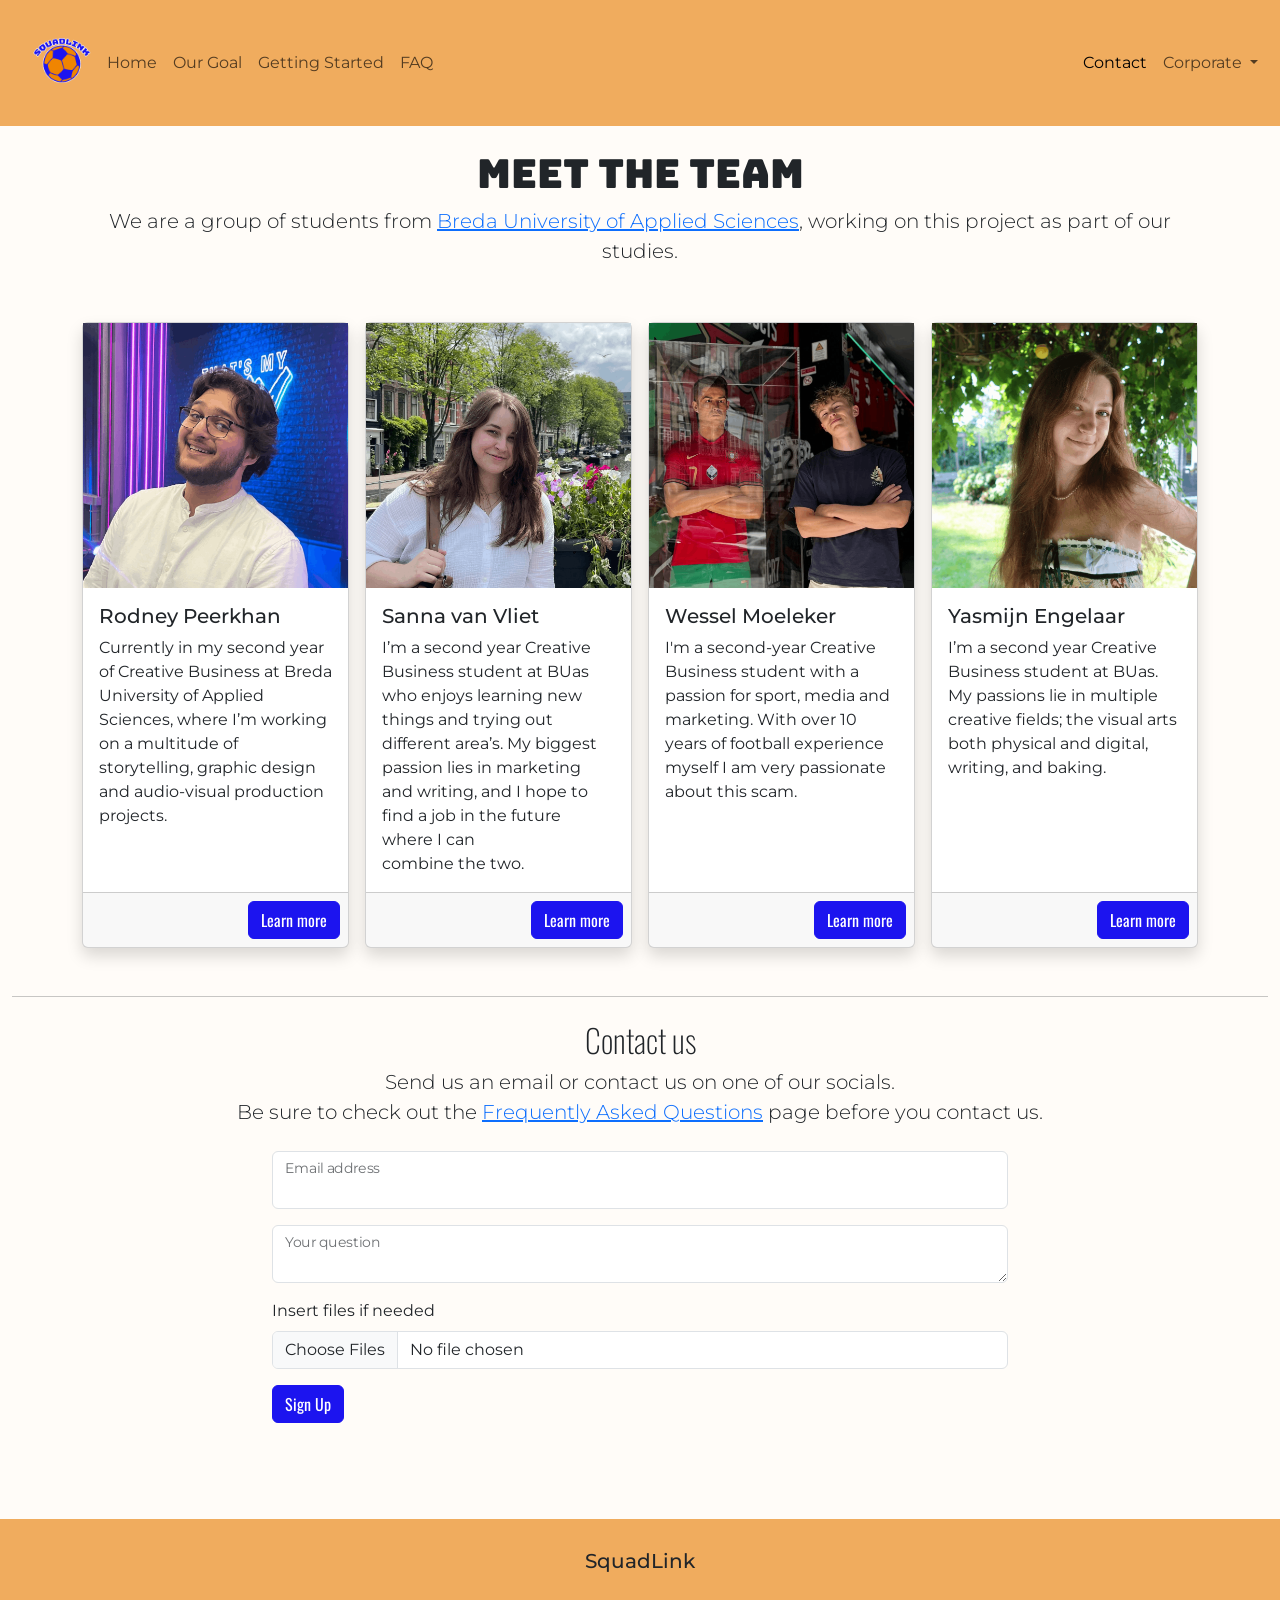
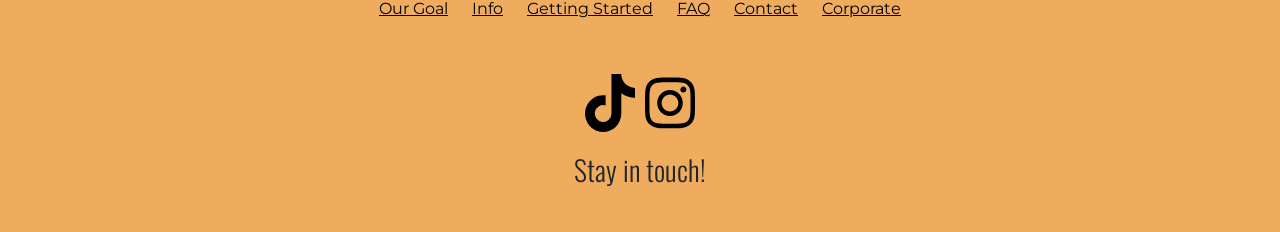
<file: contact.html>
<!DOCTYPE html>
<html lang="en">
  <head>
    <meta charset="utf-8">
    <meta name="viewport" content="width=device-width, initial-scale=1">

    <!-- Bootstrap CSS -->
    <link href="https://cdn.jsdelivr.net/npm/bootstrap@5.3.3/dist/css/bootstrap.min.css" rel="stylesheet" integrity="sha384-QWTKZyjpPEjISv5WaRU9OFeRpok6YctnYmDr5pNlyT2bRjXh0JMhjY6hW+ALEwIH" crossorigin="anonymous">

    <!-- Own Styles -->
    <link rel="stylesheet" href="css/styles.css">

    <!-- Bootstrap Javascript -->
    <script src="https://cdn.jsdelivr.net/npm/bootstrap@5.3.3/dist/js/bootstrap.bundle.min.js" integrity="sha384-YvpcrYf0tY3lHB60NNkmXc5s9fDVZLESaAA55NDzOxhy9GkcIdslK1eN7N6jIeHz" crossorigin="anonymous"></script>

    <title>SquadLink &mdash; Contact</title>
    	  	<!-- Adding Favicon -->
	<link rel="icon" type="image/x-icon" href="/images/favicon.ico">

    <!-- Google Analytics code goes just below here (check PRJ4 Guide for details) -->
    <script async src="https://www.googletagmanager.com/gtag/js?id=G-BSL5G8TY0Z"></script>
    <script>
      window.dataLayer = window.dataLayer || [];
      function gtag(){dataLayer.push(arguments);}
      gtag('js', new Date());

      gtag('config', 'G-BSL5G8TY0Z');
    </script>
    <!-- End of Google Analytics code -->
    
  </head>
  <body class="h-100 d-flex flex-column">

    <!-- Navigation bar, adapted from https://getbootstrap.com/docs/5.1/components/navbar/ -->
    <nav class="navbar navbar-expand-lg navbar-light">
      <div class="container-fluid">
        <a class="navbar-brand" href="index.html">
          <img src="images/squadlink.png" class="img-fluid" style="max-height: 100px; width: auto;" alt="SquadLink logo">
        </a>
        <button class="navbar-toggler" type="button" data-bs-toggle="collapse" data-bs-target="#navbarSupportedContent" aria-controls="navbarSupportedContent" aria-expanded="false" aria-label="Toggle navigation">
          <span class="navbar-toggler-icon"></span>
        </button>
        <div class="collapse navbar-collapse" id="navbarSupportedContent">
          <ul class="navbar-nav me-auto col-10 mb-2 mb-lg-0">
            <li class="nav-item">
              <a class="nav-link" aria-current="page" href="index.html">Home</a>
            </li>
            <li class="nav-item">
              <a class="nav-link" href="goal.html">Our Goal</a>
            </li>
            <li class="nav-item">
              <a class="nav-link" href="started.html">Getting Started</a>
            </li>
            <li class="nav-item">
              <a class="nav-link" href="faq.html">FAQ</a>
            </li>
            </ul>
            <ul class="navbar-nav me-auto mb-2 mb-lg-0">
              <li class="nav-item">
                <a class="nav-link active" aria-current="page" href="contact.html">Contact</a>
              </li>
              <li class="nav-item dropdown">
                <a class="nav-link dropdown-toggle" href="#" id="navbarDropdown" role="button" data-bs-toggle="dropdown" aria-expanded="false">
                  Corporate
                </a>
                <ul class="dropdown-menu" aria-labelledby="navbarDropdown">
                  <li><a class="dropdown-item" href="corporate.html#general">General</a></li>
                  <li><hr class="dropdown-divider"></li>
                  <li><a class="dropdown-item" href="corporate.html#content">Content</a></li>
                  <li><a class="dropdown-item" href="corporate.html#production">Production</a></li>
                  <li><a class="dropdown-item" href="corporate.html#marketing">Marketing</a></li>
                  <li><a class="dropdown-item" href="corporate.html#management">Management</a></li>
                  <li><a class="dropdown-item" href="corporate.html#appendix">Appendix</a></li>
                </ul>
              </li>
          </ul>
        </div>
      </div>
    </nav>
      <!-- End of navigation bar -->

    <!-- A grid with cards
      Learn about grids at: https://getbootstrap.com/docs/5.1/layout/grid/
      Learn about cards at: https://getbootstrap.com/docs/5.1/components/card/
    -->
    <main class="container my-4">
      <div class="row g-3 justify-content-evenly">
        <div class="col-12 text-center mb-4 clean-header">
          <h1>Meet the Team</h1>
          <p class="lead">We are a group of students from <a href="https://www.buas.nl/" target="_blank">Breda University of Applied Sciences</a>, working on this project as part of our studies.</p>
        </div>

        <!-- Card #1 -->
        <div class="col-sm-6 col-lg-4 col-xl-3">
          <div class="card shadow h-100">
            <img class="img-fluid" src="images/team/rodney.png" alt="Rodney Peerkhan">
            <div class="card-body">
              <h5 class="card-title">Rodney Peerkhan</h5>
              <p class="card-text">Currently in my second year of Creative Business at Breda University of Applied Sciences, where I’m working on a multitude of storytelling, graphic design and audio-visual production projects.</p>
            </div>
            <div class="card-footer p-2 text-end">
              <a href="https://www.linkedin.com/in/rodneypeerkhan/" target="_blank" class="btn btn-primary">Learn more</a>
            </div>
          </div>
        </div>

        <!-- Card #2 -->
        <div class="col-sm-6 col-lg-4 col-xl-3">
          <div class="card shadow h-100">
            <img class="img-fluid" src="images/team/sanna.png" alt="Sanna van Vliet">
            <div class="card-body">
              <h5 class="card-title">Sanna van Vliet</h5>
              <p class="card-text">I’m a second year Creative Business student at BUas who enjoys learning new things and trying out different area’s. My biggest passion lies in marketing and writing, and I hope to find a job in the future where I can combine the two.</p>
            </div>
            <div class="card-footer p-2 text-end">
              <a href="https://www.linkedin.com/in/sanna-van-vliet-03a3ba350/" target="_blank" class="btn btn-primary">Learn more</a>
            </div>
          </div>
        </div>

        <!-- Card #3 -->
        <div class="col-sm-6 col-lg-4 col-xl-3">
          <div class="card shadow h-100">
            <img class="img-fluid" src="images/team/wessel.png" alt="Wessel Moeleker">
            <div class="card-body">
              <h5 class="card-title">Wessel Moeleker</h5>
              <p class="card-text">I'm a second-year Creative Business student with a passion for sport, media and marketing. With over 10 years of football experience myself I am very passionate about this scam.</p>
            </div>
            <div class="card-footer p-2 text-end">
              <a href="https://www.linkedin.com/in/wesselmoeleker/" target="_blank" class="btn btn-primary">Learn more</a>
            </div>
          </div>
        </div>

        <!-- Card #4 -->
        <div class="col-sm-6 col-lg-4 col-xl-3">
          <div class="card shadow h-100">
            <img class="img-fluid" src="images/team/yasmijn.png" alt="Yasmijn Engelaar">
            <div class="card-body">
              <h5 class="card-title">Yasmijn Engelaar</h5>
              <p class="card-text">I’m a second year Creative Business student at BUas. My passions lie in multiple creative fields; the visual arts both physical and digital, writing, and baking.</p>
            </div>
            <div class="card-footer p-2 text-end">
              <a href="https://www.linkedin.com/in/yasmijn-engelaar-a087b534b/" target="_blank" class="btn btn-primary">Learn more</a>
            </div>
          </div>
        </div>
      </div>
    </main>
    <!-- End of the grid with cards -->

    <section class="container-fluid">
      <div class="col-12 text-center mb-4">
        <hr class="my-4">
        <h2>Contact us</h2>
        <p class="lead">Send us an email or contact us on one of our socials.<br>Be sure to check out the <a href="faq.html">Frequently Asked Questions</a> page before you contact us.</p>
      </div>
      
      	<!-- Sign up now -->
  <div class="container mt-4">
    <div class="row justify-content-center">
      <div class="col-md-8">
        <form id="contactform">
          <div class="form-floating mb-3">
            <input type="email" class="form-control" id="contact-email" required>
            <label for="contact-email">Email address</label>
          </div>
          <div class="form-floating mb-3">
            <textarea class="form-control" id="contact-question" required></textarea>
            <label for="contact-question">Your question</label> 
          </div>
          <div class="mb-3">
            <label for="formFileMultiple" class="form-label">Insert files if needed</label>
            <input class="form-control" type="file" id="formFileMultiple" multiple>
          </div>
          <button type="submit" class="btn btn-primary">Sign Up</button>
        </form>
  
        <!-- Success Message (Initially Hidden) -->
        <div id="successMessage" style="display: none; color: green; margin-top: 10px;">
          Thank you for getting in contact with us! We will get back to you as soon as possible.
        </div>
      </div>
    </div>
  </div>
    </section>


  
  <script>
    document.getElementById("fakeSignupForm").addEventListener("submit", function(event) {
      event.preventDefault(); // Prevent actual form submission
      document.getElementById("successMessage").style.display = "block"; // Show success message
      document.getElementById("fakeSignupForm").reset(); // Reset form
    });
  </script>
        <!-- End of sign up -->
      
        <div class="container mt-5"> </div>

    <!-- Start of the footer -->
    <footer class="footer mt-5">
      <div class="container">
        <div class="row justify-content-center">
          <div class="col-md-9 text-center">
            <div class="footer-site-logo mb-4">
              <h5>SquadLink</h5>
            </div>
            <ul class="list-unstyled nav-links mb-5">
              <li><a href="goal.html">Our Goal</a></li>
              <li><a href="info.html">Info</a></li>
              <li><a href="started.html">Getting Started</a></li>
              <li><a href="faq.html">FAQ</a></li>
              <li><a href="contact.html">Contact</a></li>
              <li><a href="corporate.html">Corporate</a></li>
            </ul>

            <div class="social mb-3">
				              <ul class="list-unstyled d-flex justify-content-center">
                <li class="social-links"><a href="https://www.tiktok.com/search?q=squadlink&t=1742413913655"><img src="images/tiktok.svg" alt="TikTok"></a></li>
                <li class="social-links"><a href="https://www.instagram.com/squadlink_nl/"><img src="images/instagram.svg" alt="Instagram"></a></li>
              </ul>
              <h3>Stay in touch!</h3>

            </div>
          </div>
        </div>
      </div>
    </footer>
    <!-- End of the footer -->

  </body>
</html>
</file>
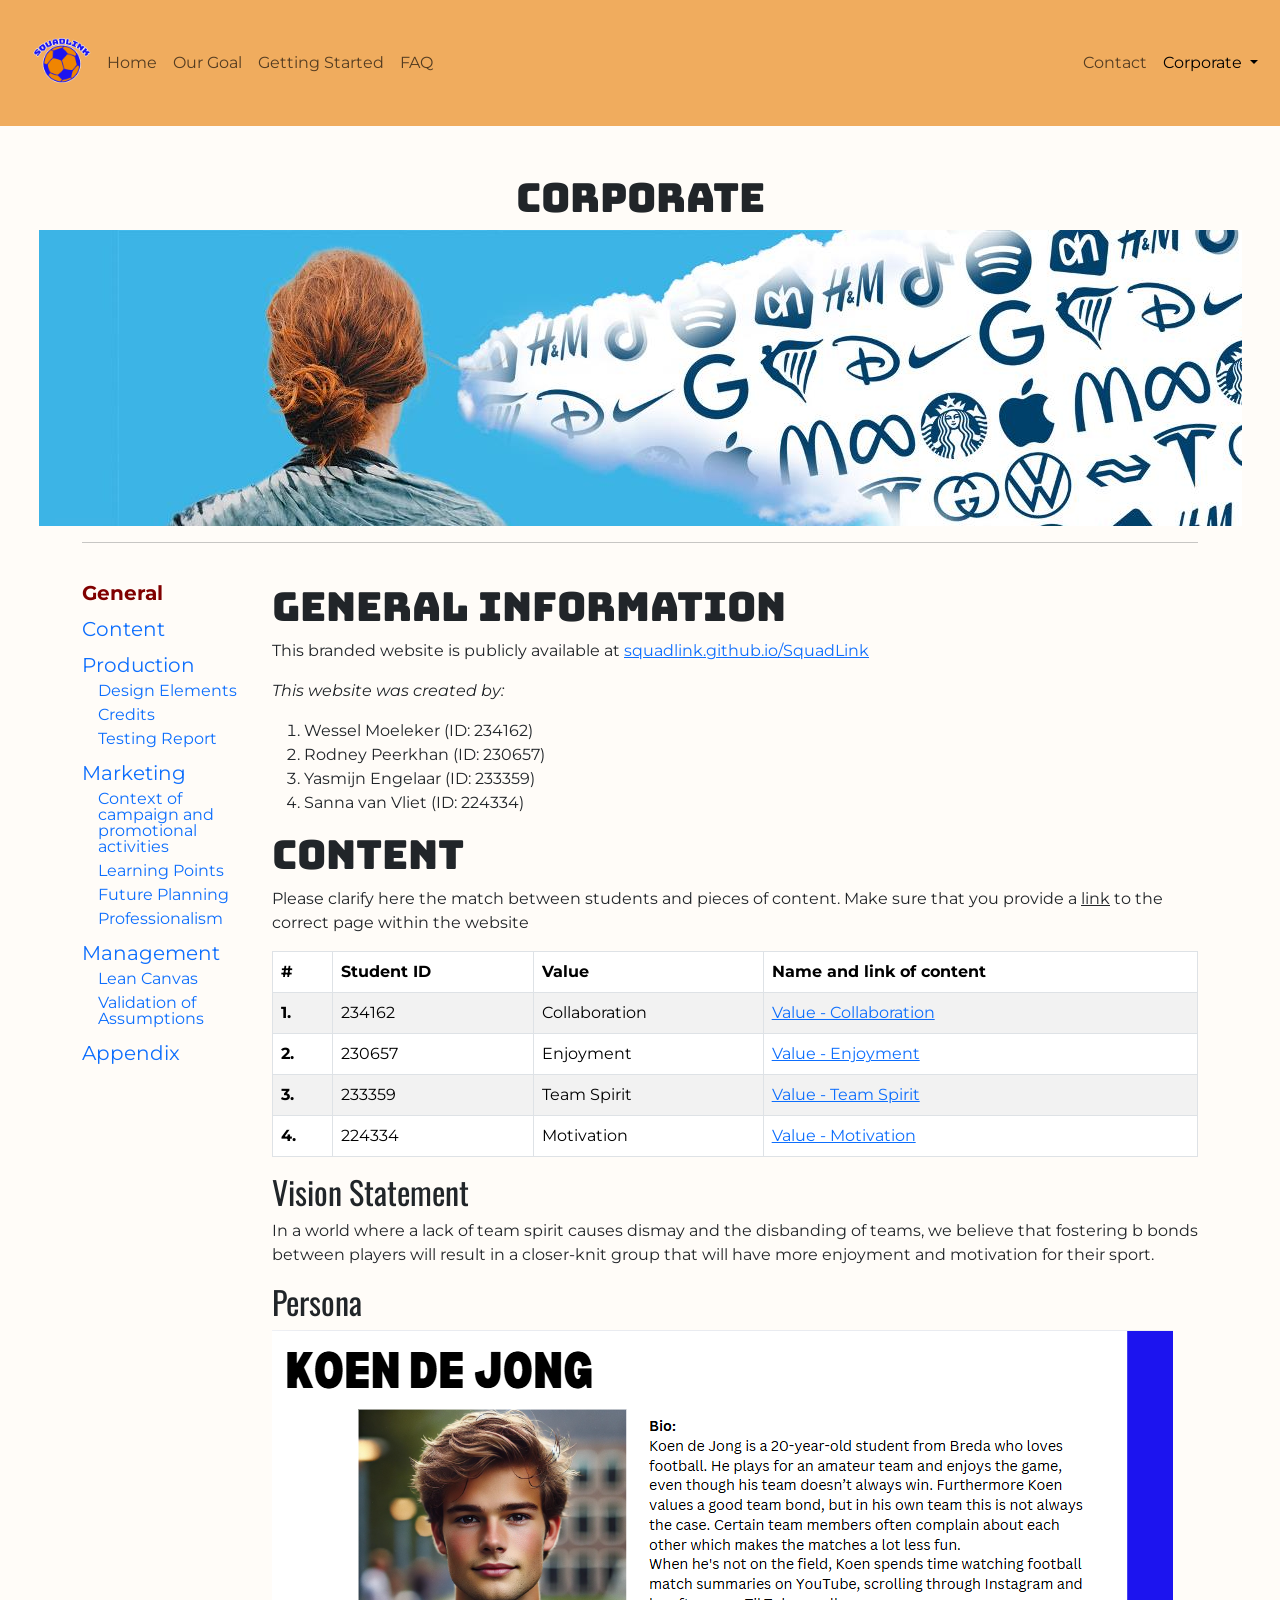
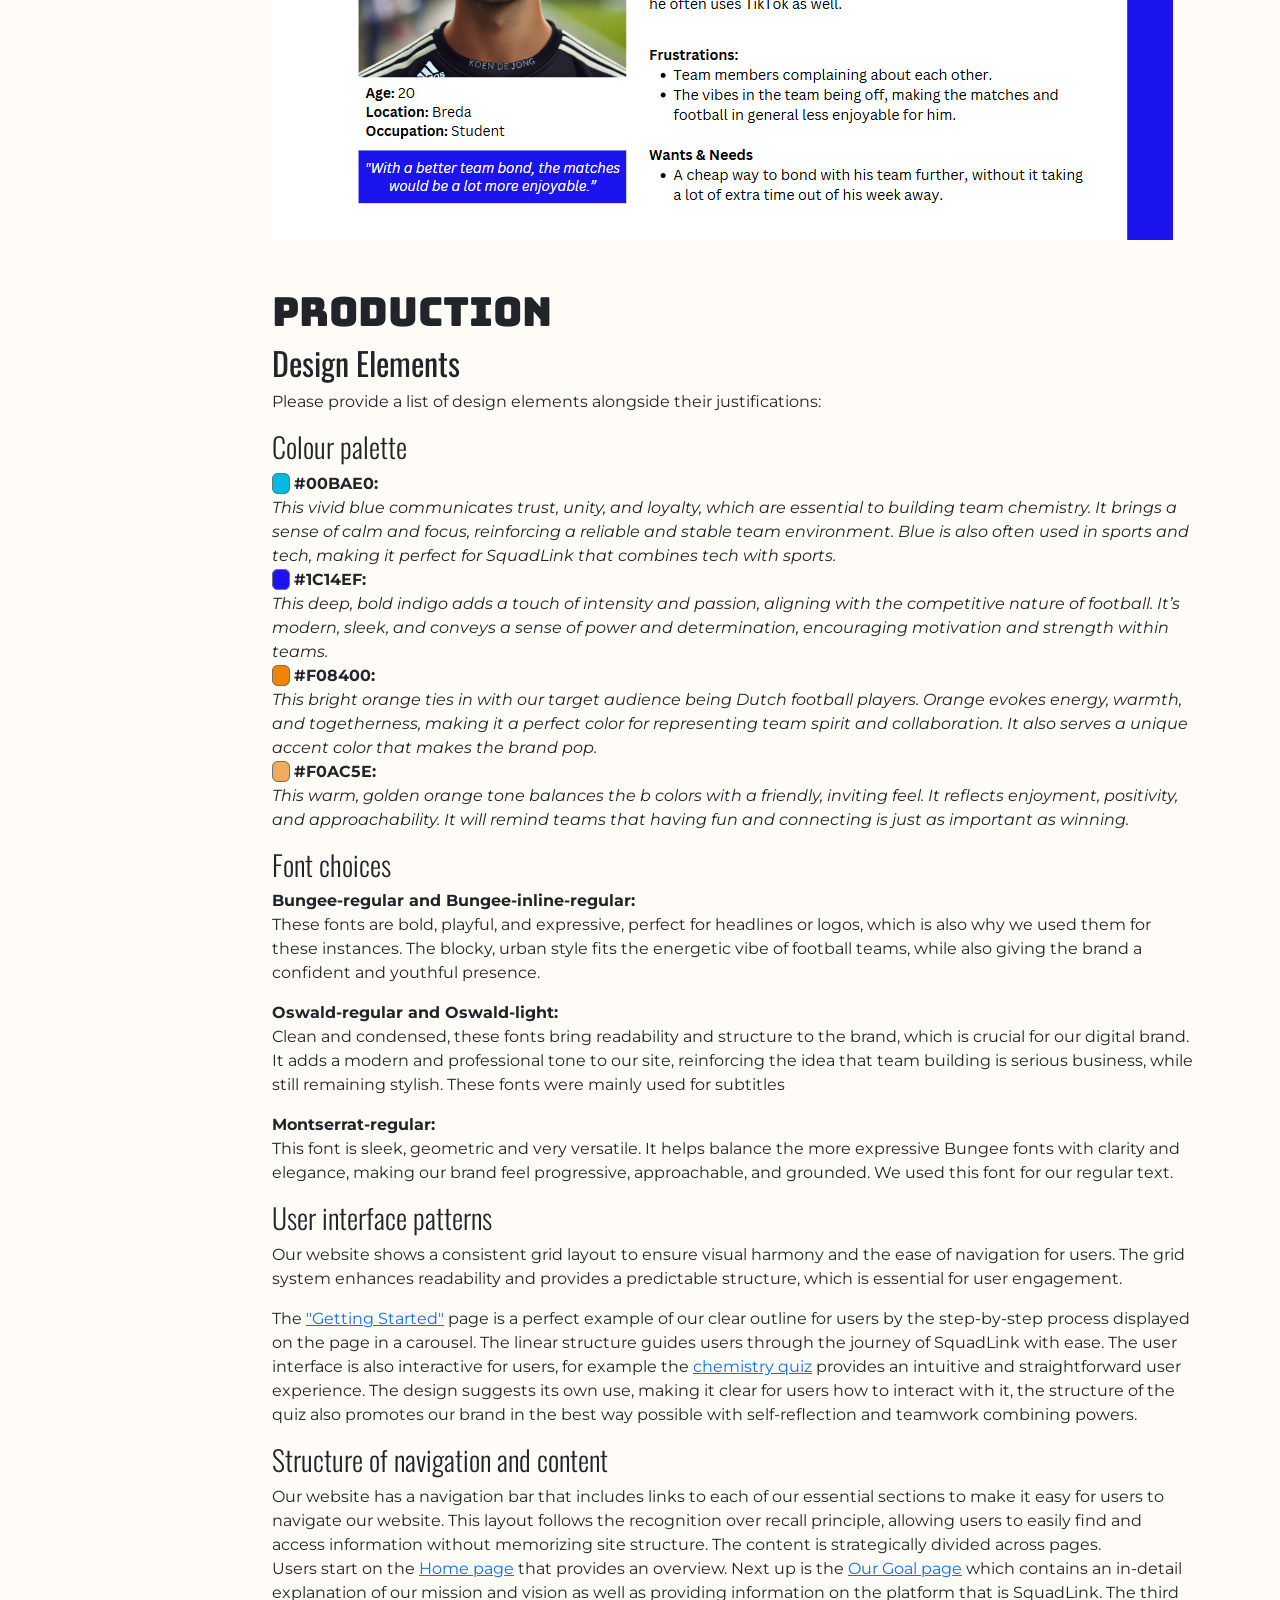
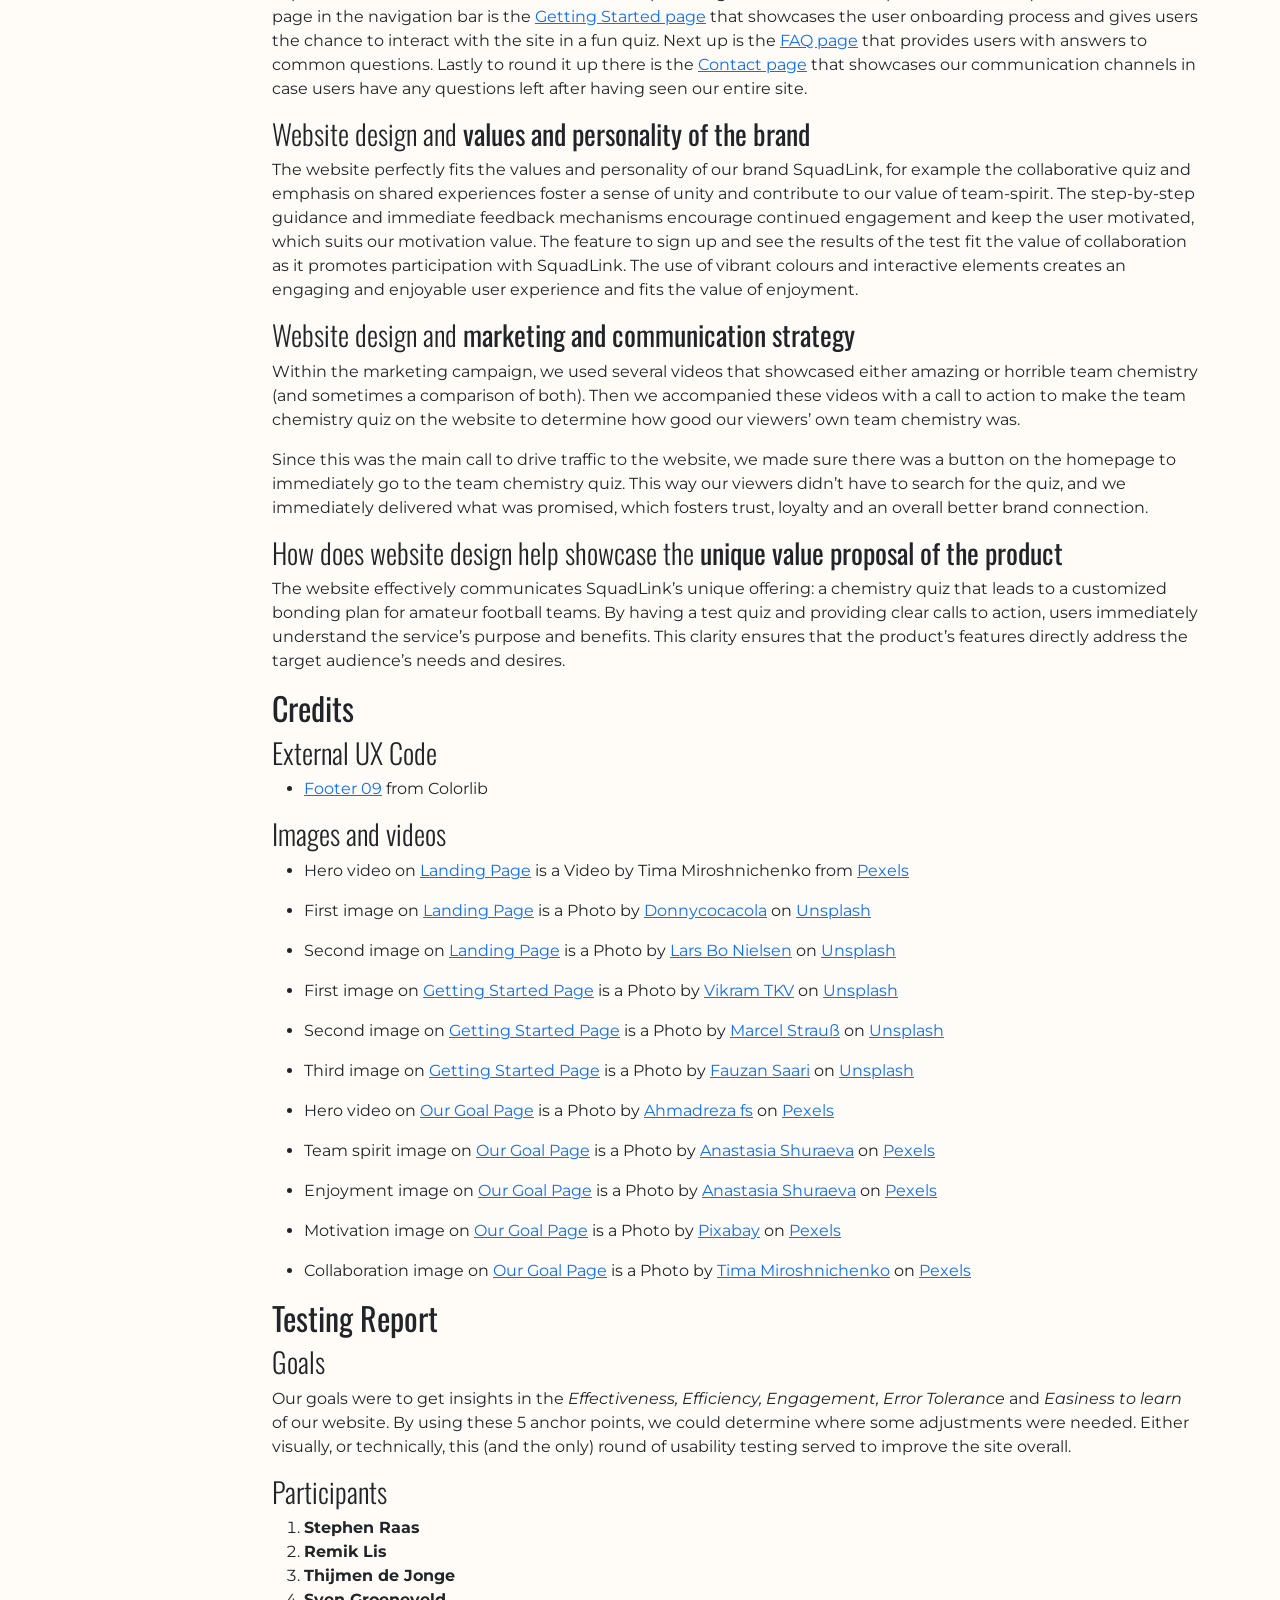
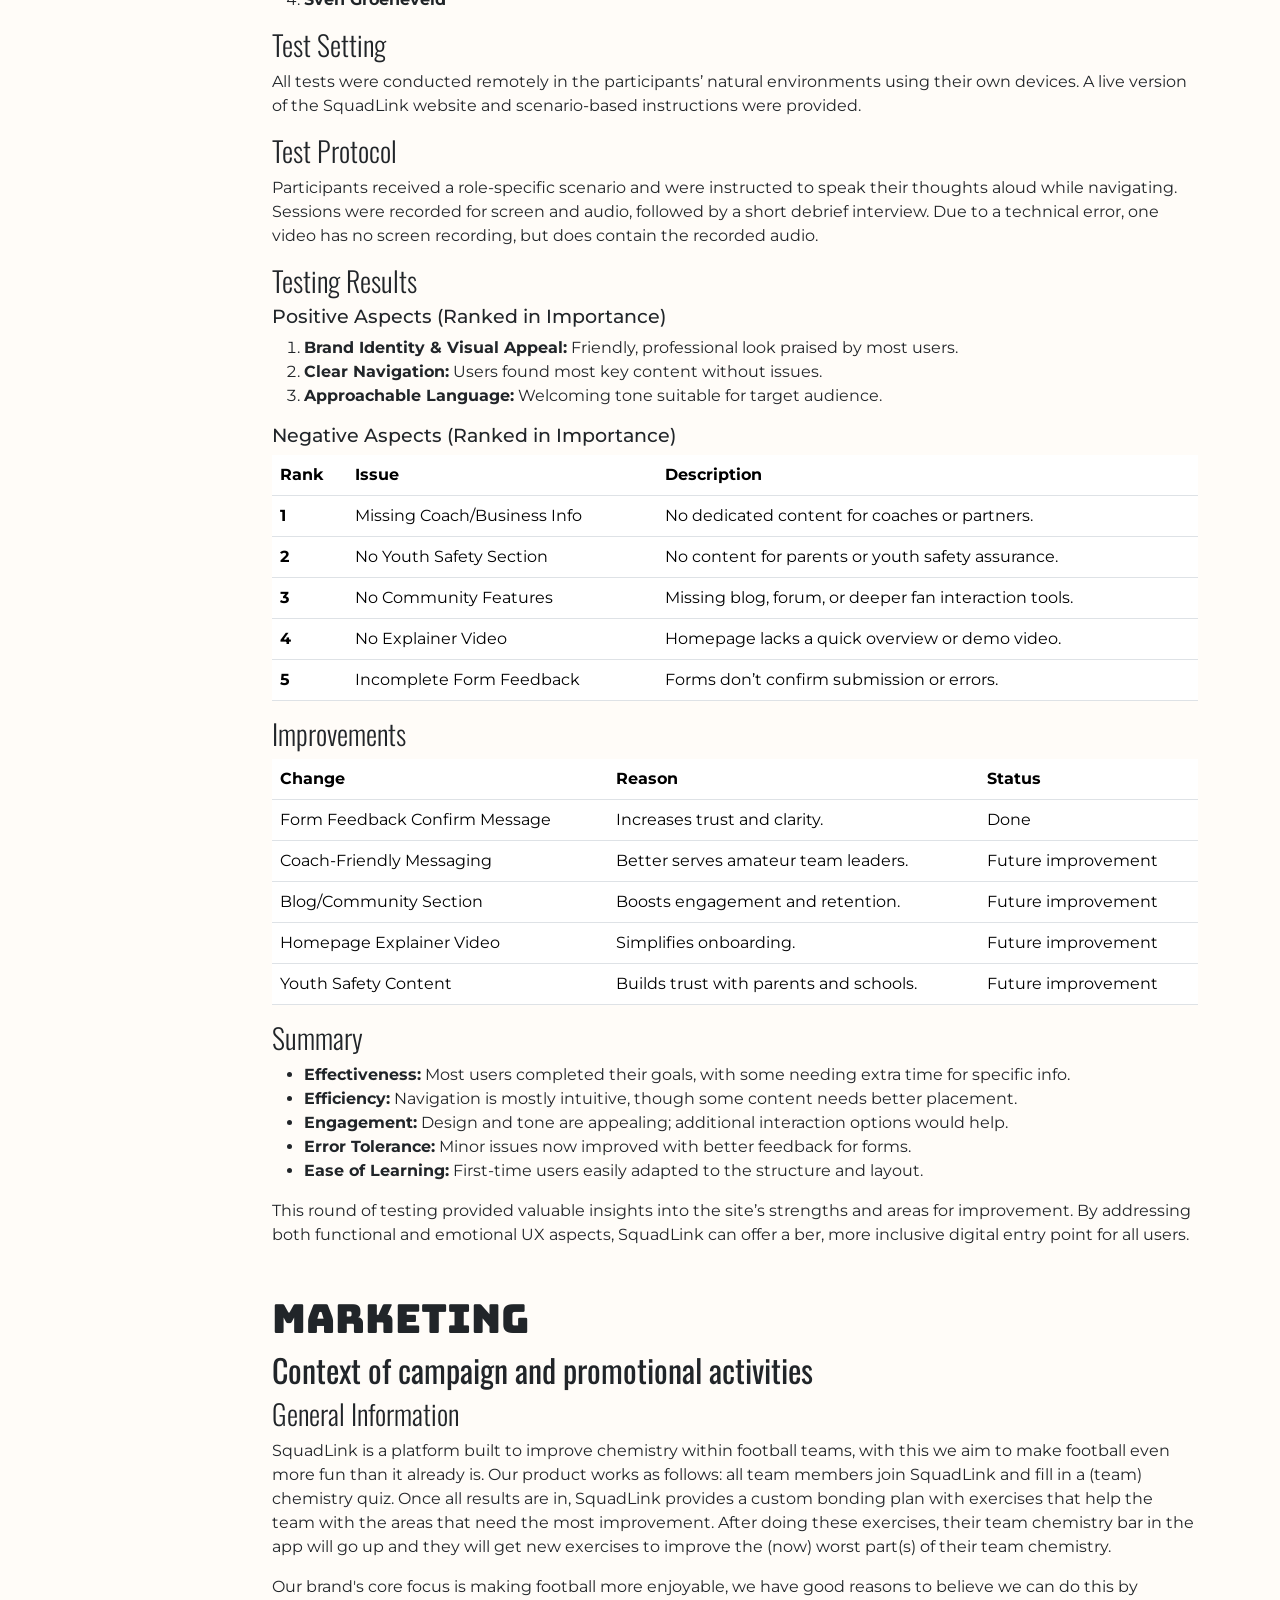
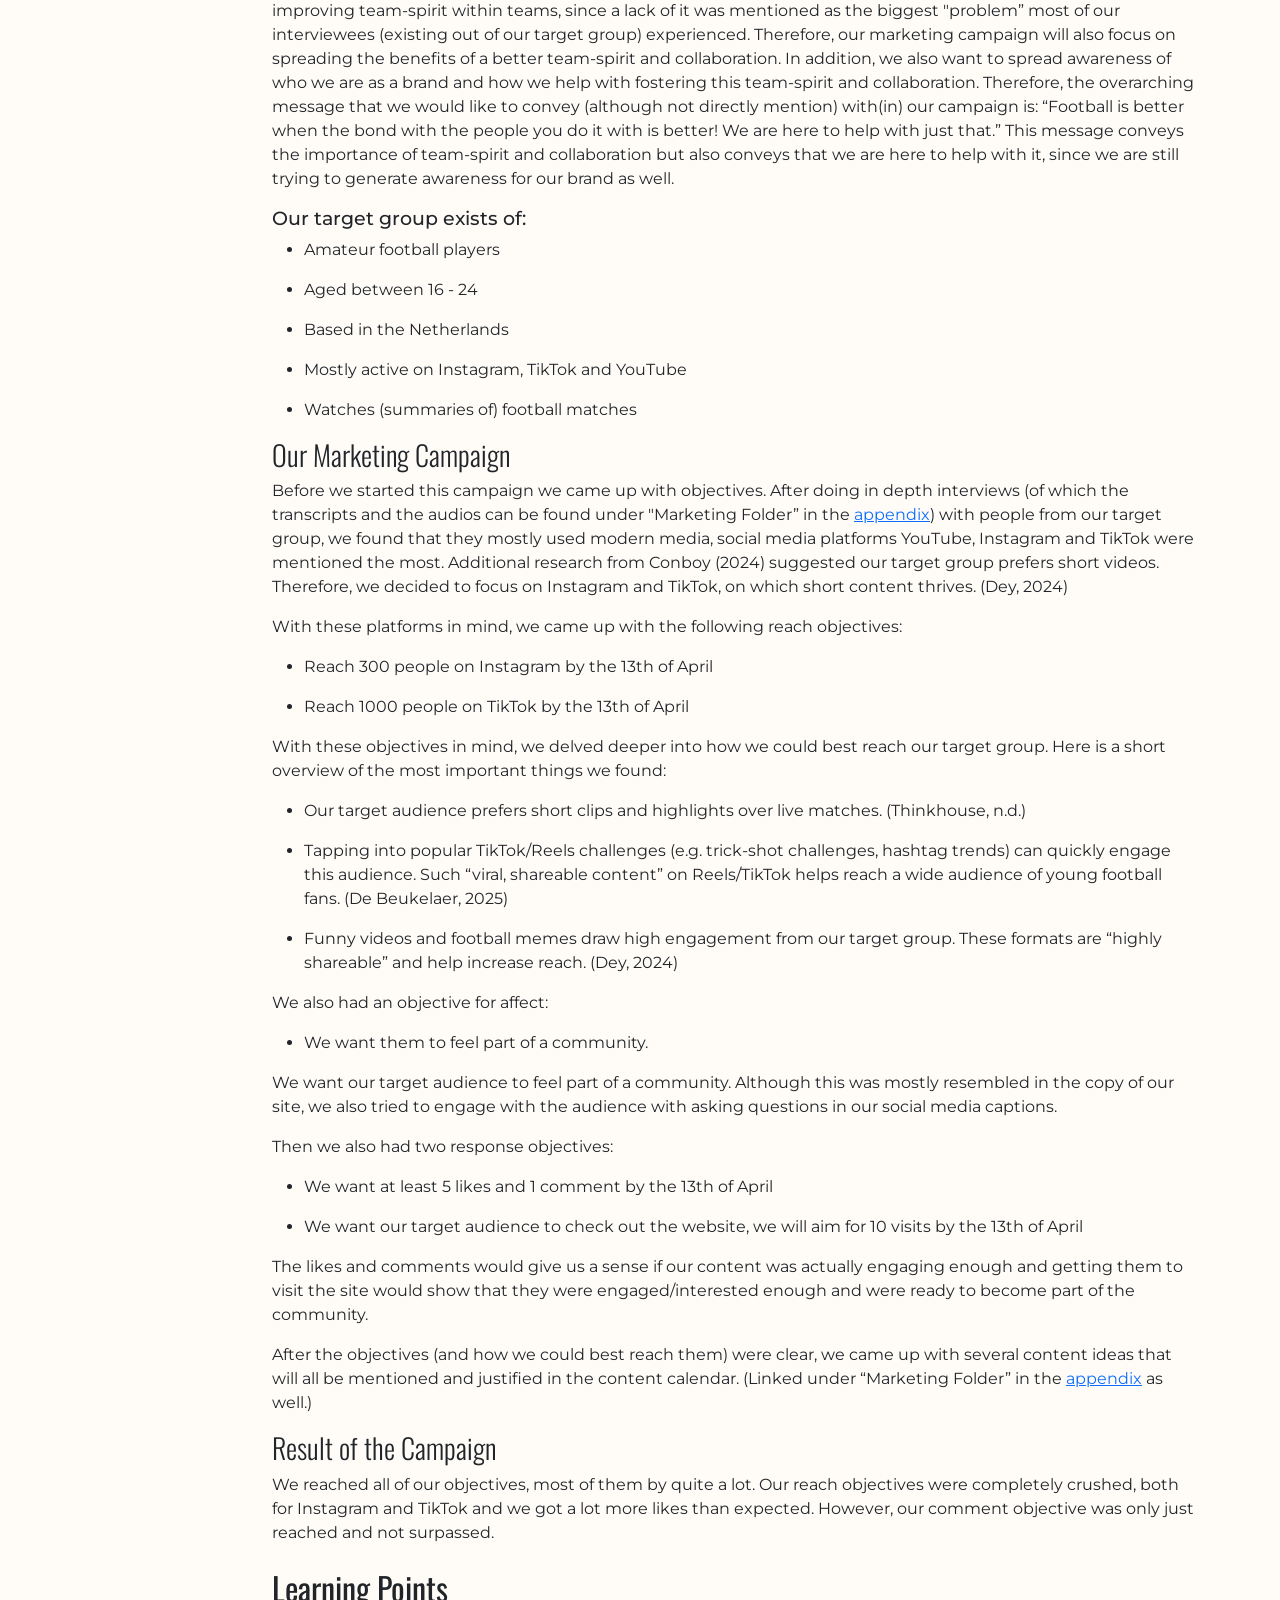
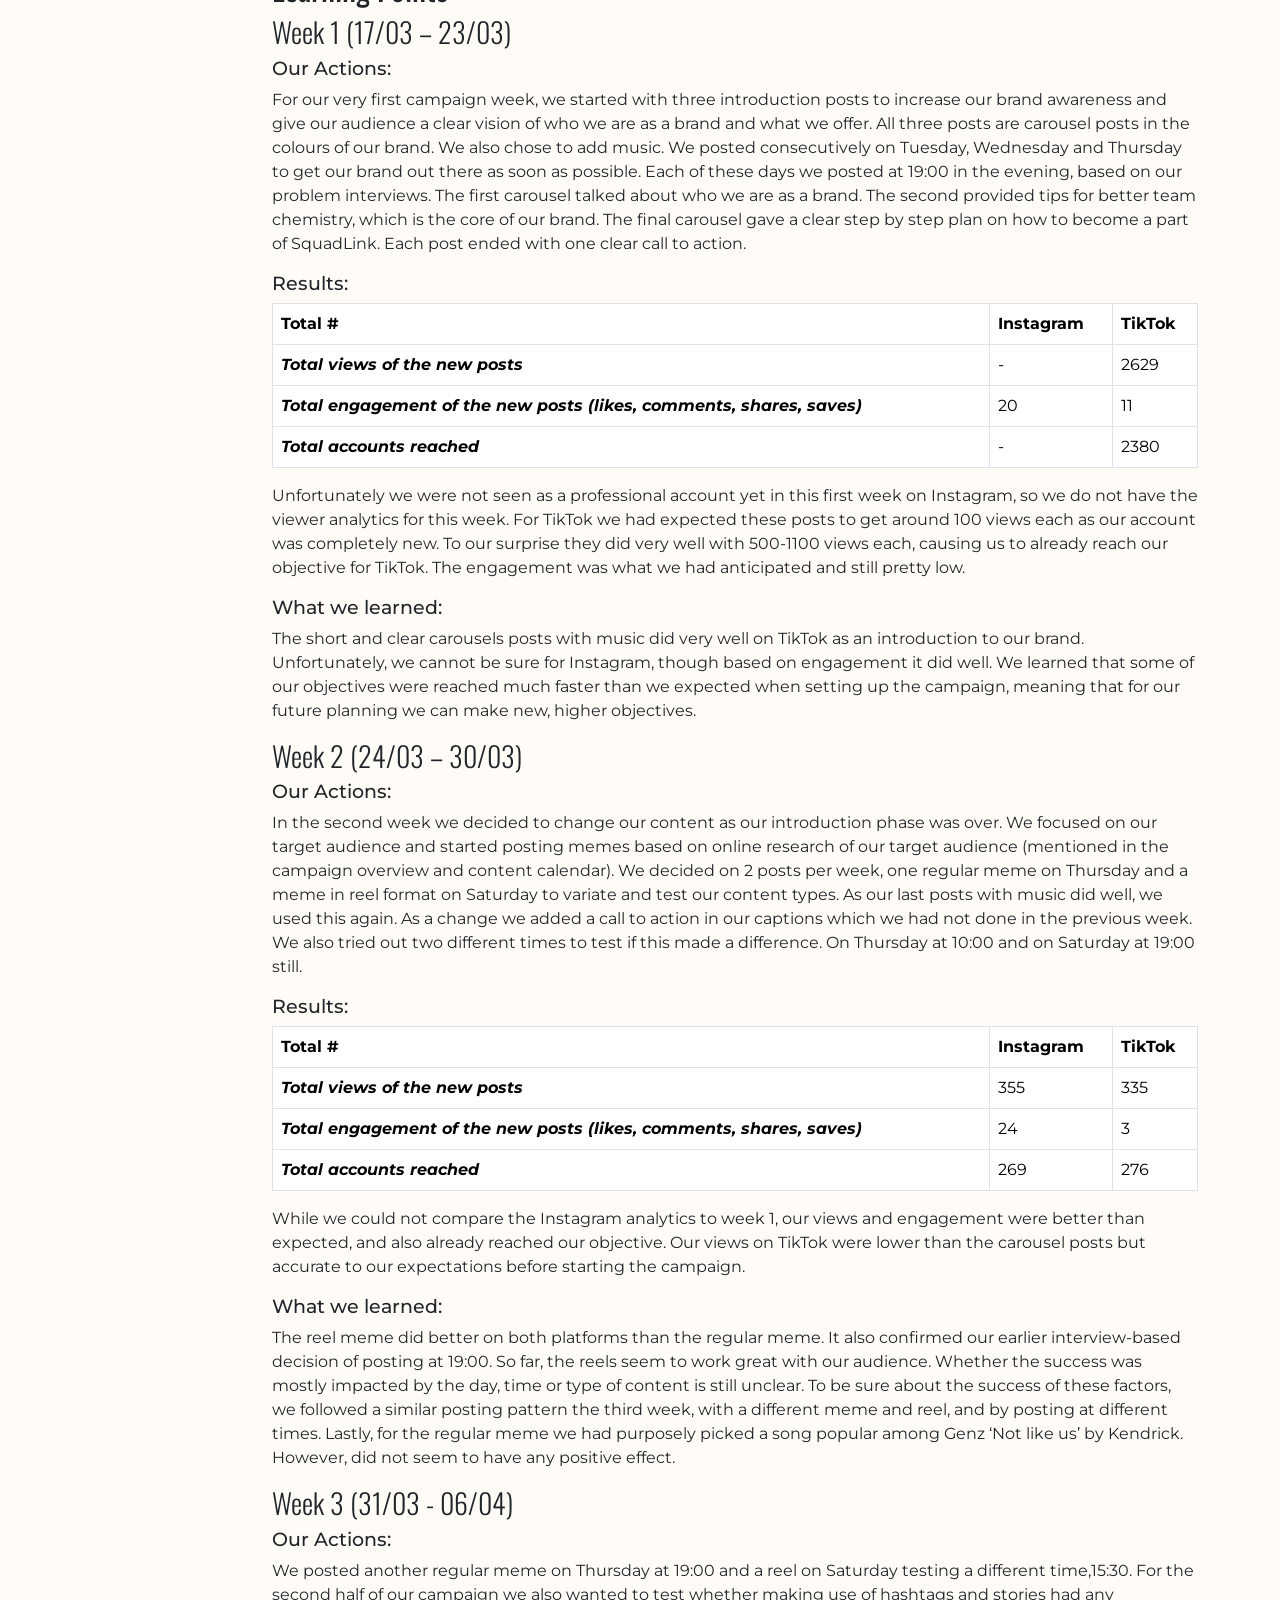
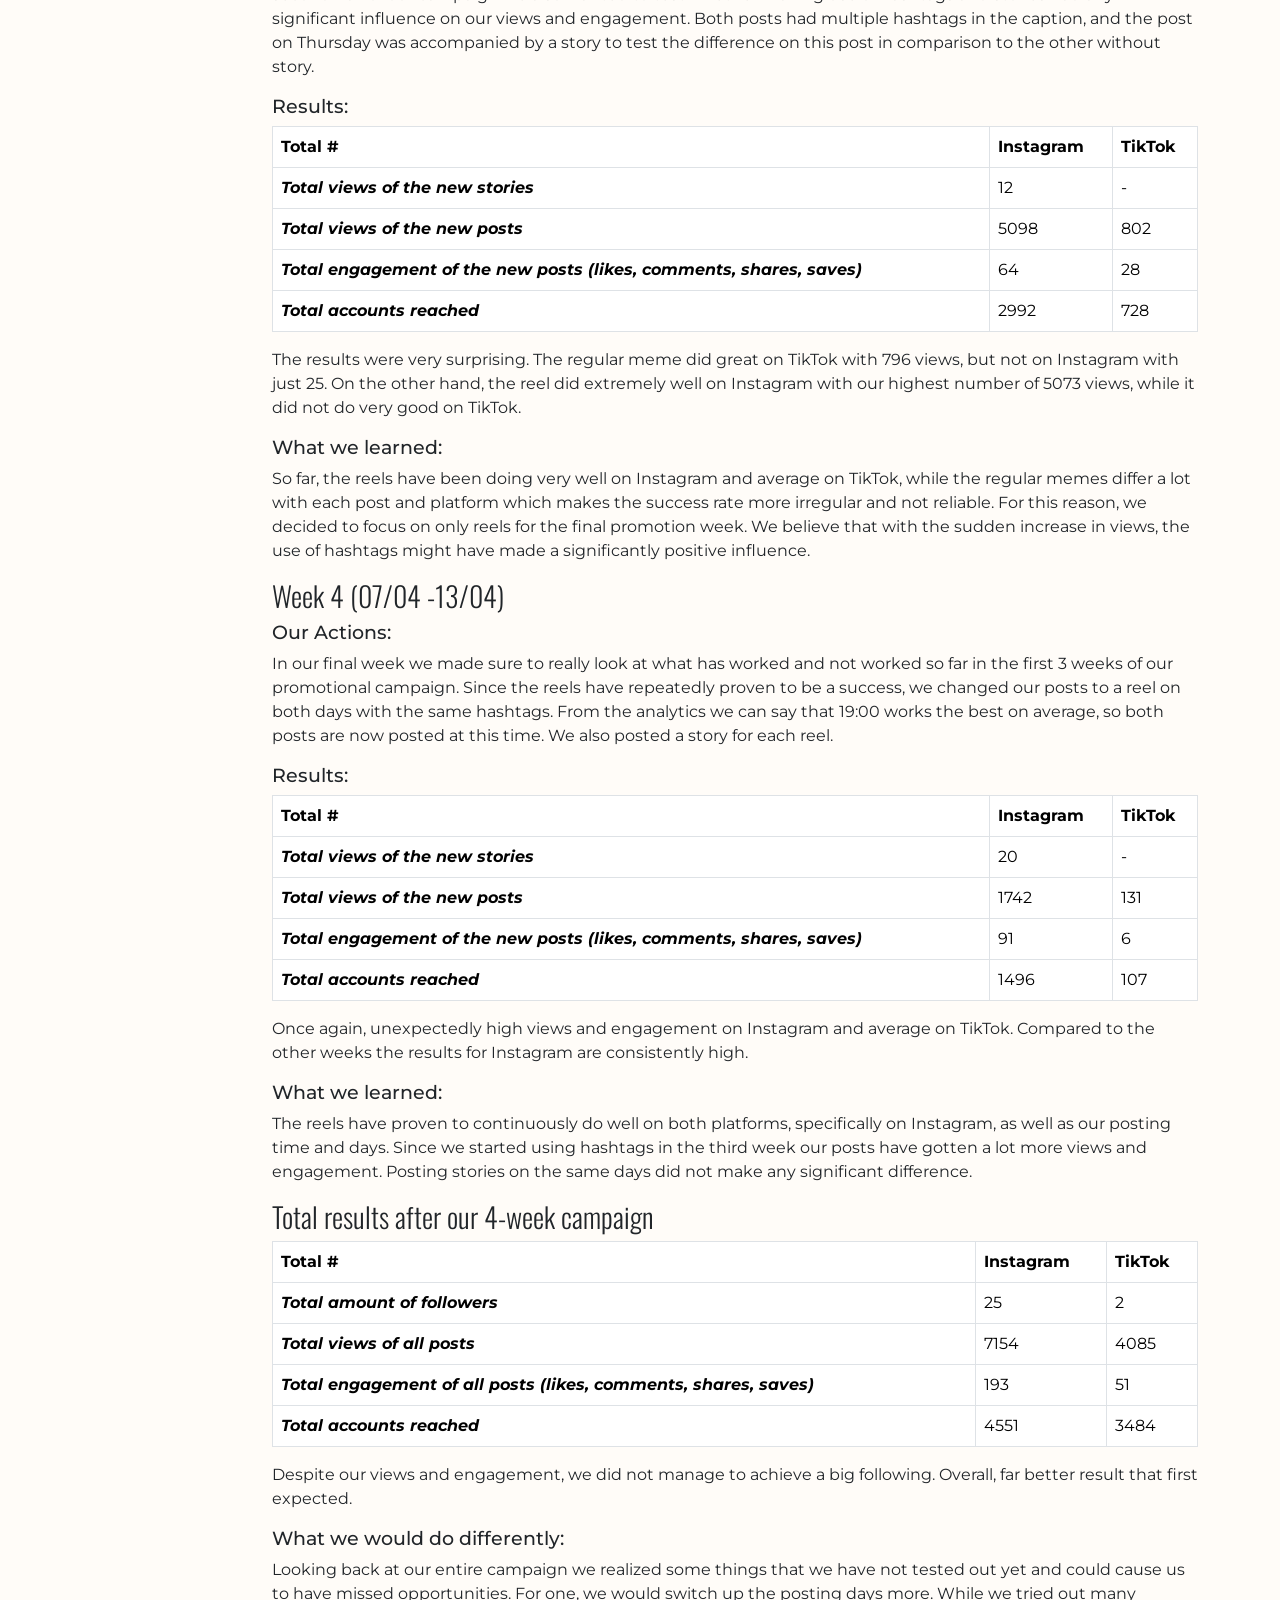
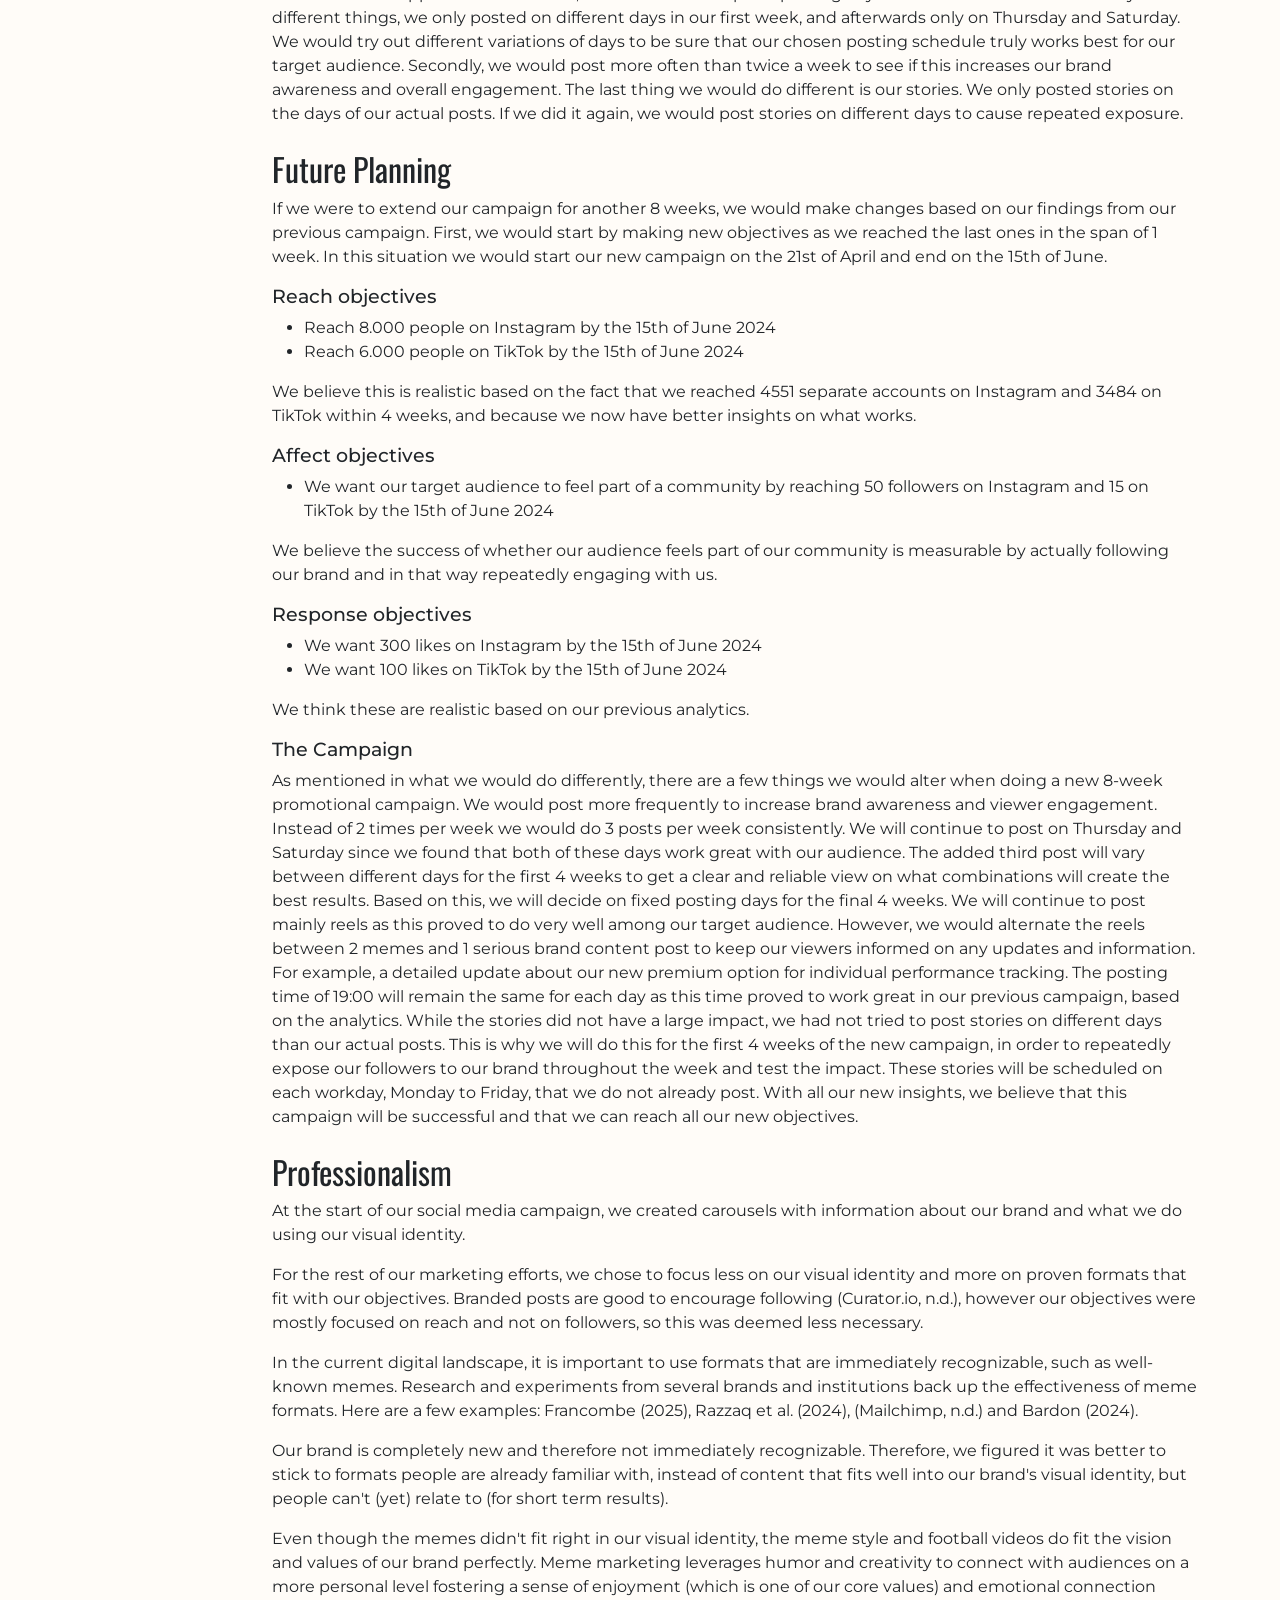
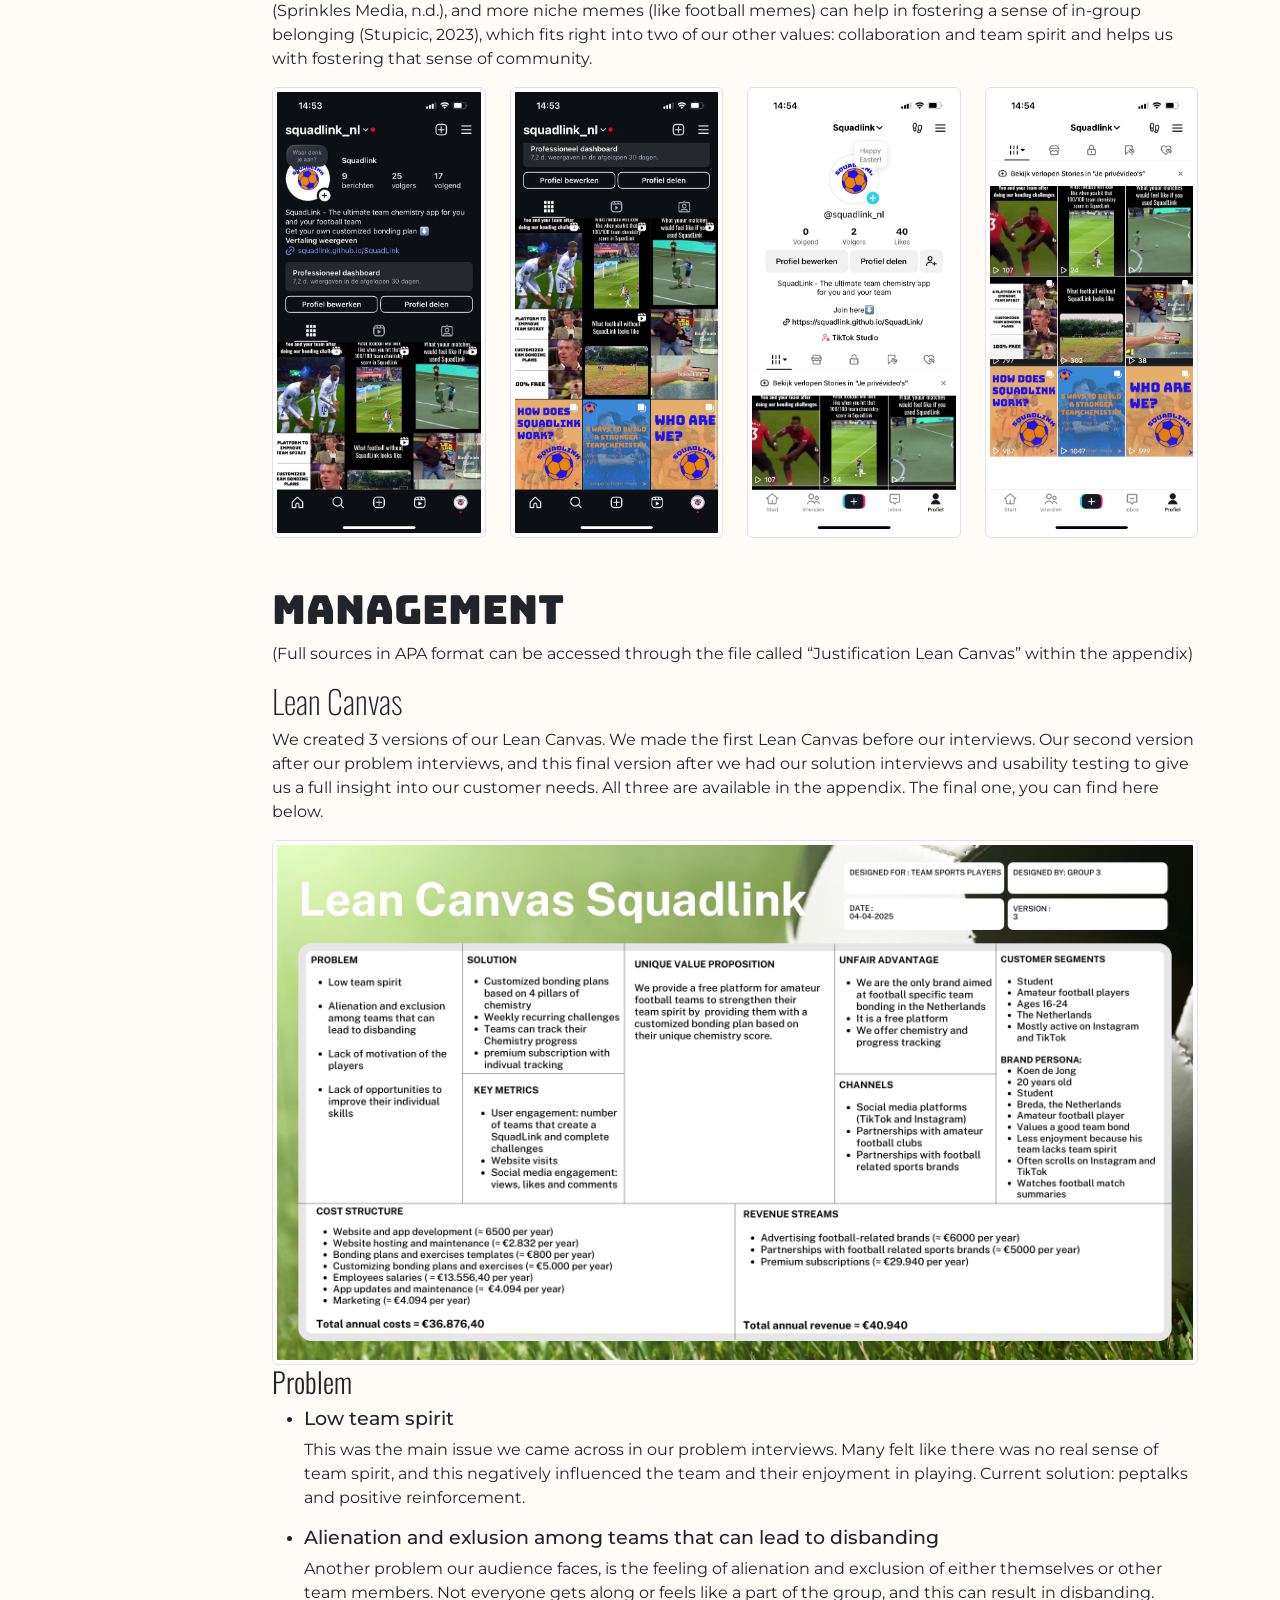
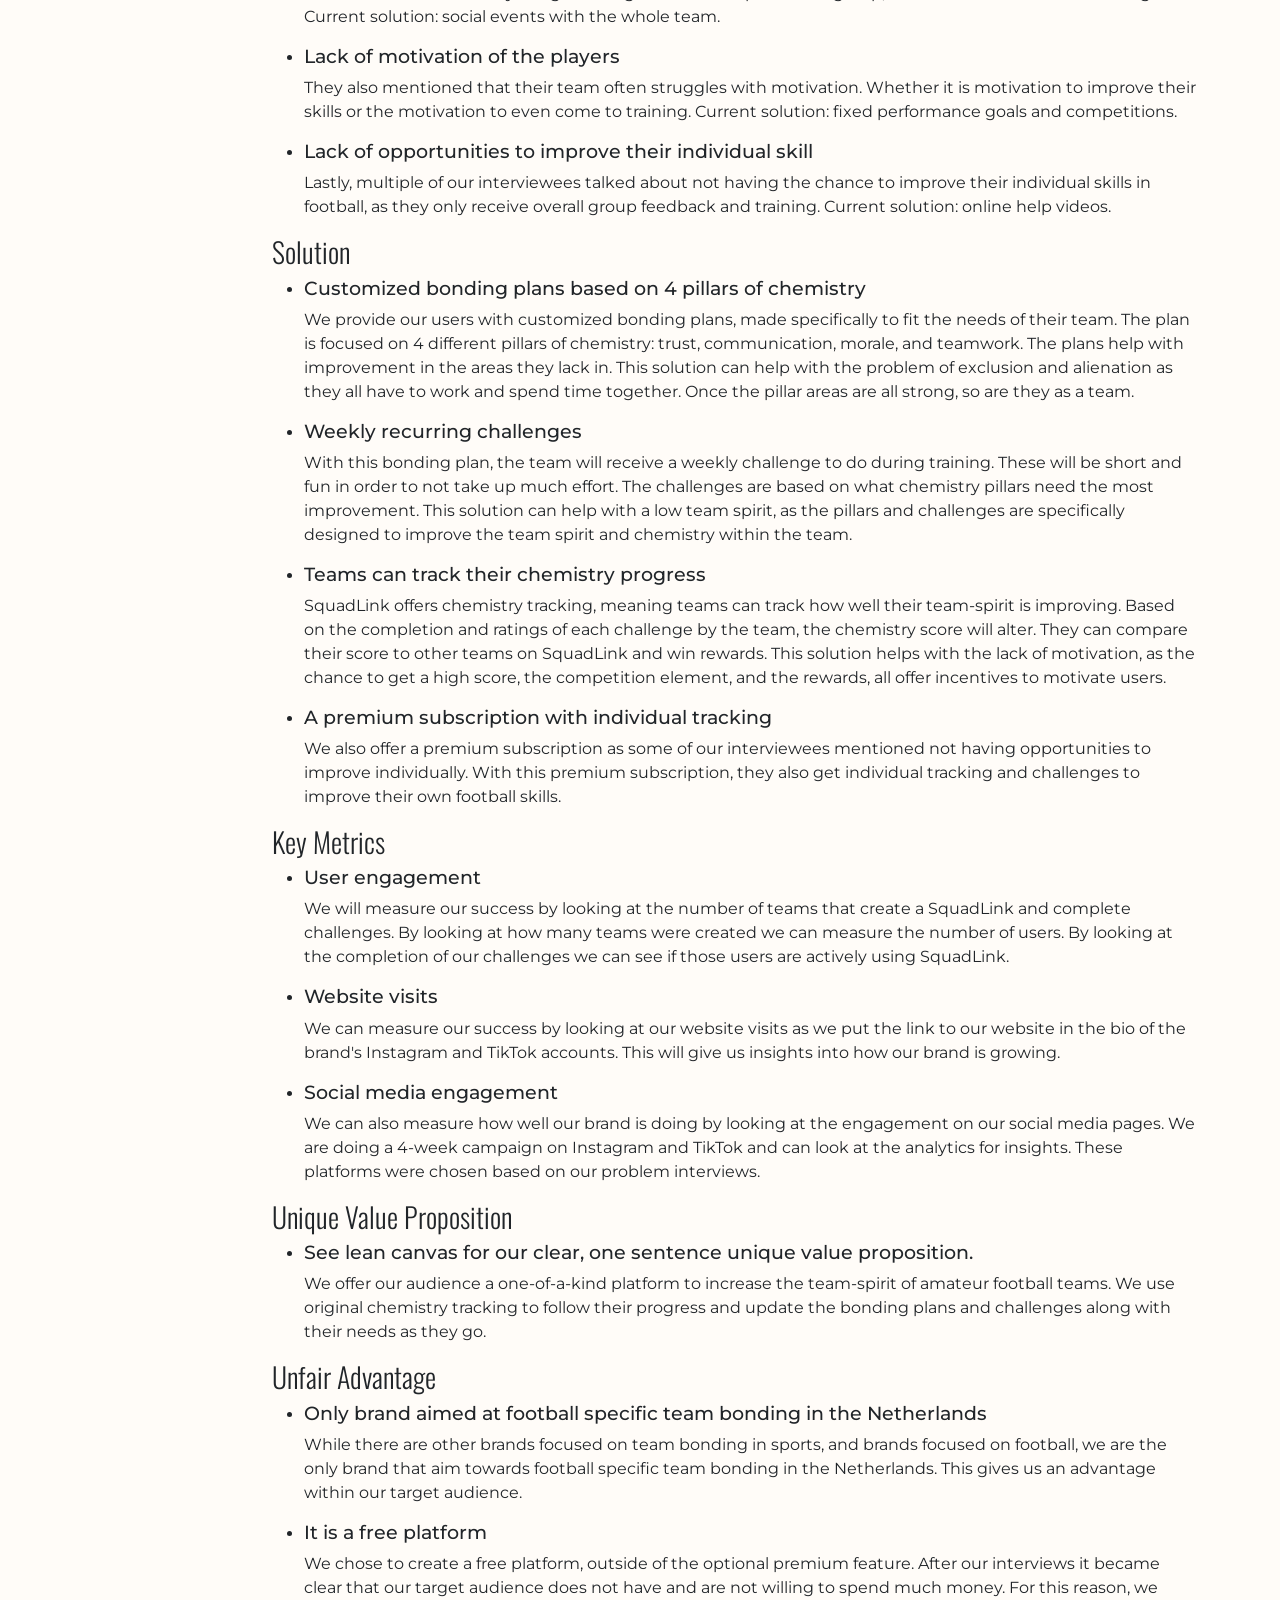
<file: corporate.html>
<!DOCTYPE html>
<html lang="en">
  <head>
    <meta charset="utf-8">
    <meta name="viewport" content="width=device-width, initial-scale=1">

    <!-- Bootstrap CSS -->
    <link href="https://cdn.jsdelivr.net/npm/bootstrap@5.3.3/dist/css/bootstrap.min.css" rel="stylesheet" integrity="sha384-QWTKZyjpPEjISv5WaRU9OFeRpok6YctnYmDr5pNlyT2bRjXh0JMhjY6hW+ALEwIH" crossorigin="anonymous">

    <!-- Own Styles -->
    <link rel="stylesheet" href="css/styles.css">

    <!-- Bootstrap Javascript -->
    <script src="https://cdn.jsdelivr.net/npm/bootstrap@5.3.3/dist/js/bootstrap.bundle.min.js" integrity="sha384-YvpcrYf0tY3lHB60NNkmXc5s9fDVZLESaAA55NDzOxhy9GkcIdslK1eN7N6jIeHz" crossorigin="anonymous"></script>

    <title>SquadLink &mdash; Corporate Information</title>
    	  	<!-- Adding Favicon -->
	<link rel="icon" type="image/x-icon" href="/images/favicon.ico">

    <!-- Google Analytics code goes just below here (check PRJ4 Guide for details) -->
    <script async src="https://www.googletagmanager.com/gtag/js?id=G-BSL5G8TY0Z"></script>
    <script>
      window.dataLayer = window.dataLayer || [];
      function gtag(){dataLayer.push(arguments);}
      gtag('js', new Date());

      gtag('config', 'G-BSL5G8TY0Z');
    </script>
    <!-- End of Google Analytics code -->
    
  </head>
  <body data-bs-spy="scroll" data-bs-target="#navbar-corporate" data-bs-smooth-scroll="true">

    <!-- Navigation bar, adapted from https://getbootstrap.com/docs/5.1/components/navbar/ -->
    <nav class="navbar navbar-expand-lg navbar-light">
      <div class="container-fluid">
        <a class="navbar-brand" href="index.html">
          <img src="images/squadlink.png" class="img-fluid" style="max-height: 100px; width: auto;" alt="SquadLink logo">
        </a>
        <button class="navbar-toggler" type="button" data-bs-toggle="collapse" data-bs-target="#navbarSupportedContent" aria-controls="navbarSupportedContent" aria-expanded="false" aria-label="Toggle navigation">
          <span class="navbar-toggler-icon"></span>
        </button>
        <div class="collapse navbar-collapse" id="navbarSupportedContent">
          <ul class="navbar-nav me-auto col-10 mb-2 mb-lg-0">
            <li class="nav-item">
              <a class="nav-link" aria-current="page" href="index.html">Home</a>
            </li>
            <li class="nav-item">
              <a class="nav-link" href="goal.html">Our Goal</a>
            </li>
            <li class="nav-item">
              <a class="nav-link" href="started.html">Getting Started</a>
            </li>
            <li class="nav-item">
              <a class="nav-link" href="faq.html">FAQ</a>
            </li>
            </ul>
            <ul class="navbar-nav me-auto mb-2 mb-lg-0">
              <li class="nav-item">
                <a class="nav-link" href="contact.html">Contact</a>
              </li>
              <li class="nav-item dropdown">
                <a class="nav-link dropdown-toggle active" aria-current="page" href="#" id="navbarDropdown" role="button" data-bs-toggle="dropdown" aria-expanded="false">
                  Corporate
                </a>
                <ul class="dropdown-menu" aria-labelledby="navbarDropdown">
                  <li><a class="dropdown-item" href="#general">General</a></li>
                  <li><hr class="dropdown-divider"></li>
                  <li><a class="dropdown-item" href="#content">Content</a></li>
                  <li><a class="dropdown-item" href="#production">Production</a></li>
                  <li><a class="dropdown-item" href="#marketing">Marketing</a></li>
                  <li><a class="dropdown-item" href="#management">Management</a></li>
                  <li><a class="dropdown-item" href="#appendix">Appendix</a></li>
                </ul>
              </li>
          </ul>
        </div>
      </div>
    </nav>
      <!-- End of navigation bar -->

    <header class="pt-2 pt-md-4 pt-lg-5 text-center container-fluid " style="background-color: #fffcf8; height: 300px;">
      <h1 class="clean-header">Corporate</h1>
      <img class="corp-banner" src="images/brand-development.jpg" alt="Brand Development">
    </header>

    <main class="container-fluid container-xl">
     <hr><div class="row">
        <div class="col-sm-4 col-md-3 col-lg-2 py-4">
          <nav id="navbar-corporate" class="nav sticky-sm-top flex-row flex-sm-column lh-1 justify-content-sm-between">
            <a class="nav-link p-0 mb-sm-3 fs-5 me-2 me-sm-0 text-decoration-none" href="#general">General</a>
            <a class="nav-link p-0 mb-sm-3 fs-5 me-2 me-sm-0 text-decoration-none" href="#content">Content</a>
            <a class="nav-link p-0 mb-sm-2 fs-5 me-2 me-sm-0 text-decoration-none" href="#production">Production</a>
            <nav class="nav d-none d-sm-flex flex-column mb-2">
              <a class="nav-link ms-3 p-0 mb-2" href="#production-1">Design Elements</a>
              <a class="nav-link ms-3 p-0 mb-2" href="#production-2">Credits</a>
              <a class="nav-link ms-3 p-0 mb-2" href="#production-3">Testing Report</a>
            </nav>
            <a class="nav-link p-0 mb-sm-2 fs-5 me-2 me-sm-0 text-decoration-none" href="#marketing">Marketing</a>
            <nav class="nav d-none d-sm-flex flex-column mb-2">
              <a class="nav-link ms-3 p-0 mb-2" href="#marketing-1">Context of campaign and promotional activities</a>
              <a class="nav-link ms-3 p-0 mb-2" href="#marketing-2">Learning Points</a>
              <a class="nav-link ms-3 p-0 mb-2" href="#marketing-3">Future Planning</a>
              <a class="nav-link ms-3 p-0 mb-2" href="#marketing-4">Professionalism</a>
            </nav>
            <a class="nav-link p-0 mb-sm-2 fs-5 me-2 me-sm-0 text-decoration-none" href="#management">Management</a>
            <nav class="nav d-none d-sm-flex flex-column mb-2">
              <a class="nav-link ms-3 p-0 mb-2" href="#management-1">Lean Canvas</a>
              <a class="nav-link ms-3 p-0 mb-2" href="#management-2">Validation of Assumptions</a>
            </nav>
            <a class="nav-link p-0 mb-sm-2 fs-5 me-2 me-sm-0 text-decoration-none" href="#appendix">Appendix</a>
          </nav>    
        </div>
        <div class="col-sm-8 col-md-9 col-lg-10 py-sm-4">

          <!-- Start General -->
           <section>
            <h1 id="general">General Information</h1>
            <p>
              This branded website is publicly available at
              <a href="https://squadlink.github.io/SquadLink/">squadlink.github.io/SquadLink</a>
            </p>
            <p><em>This website was created by:</em>
            </p>
            <ol>
              <li>Wessel Moeleker (ID: 234162)</li>
              <li>Rodney Peerkhan (ID: 230657)</li>
              <li>Yasmijn Engelaar (ID: 233359)</li>
              <li>Sanna van Vliet (ID: 224334)</li>
            </ol>
           </section>

          <!-- End General -->

          <!-- Start Content -->
          <section>
            <h1 id="content">Content</h1>
            <p>Please clarify here the match between students and pieces of content. Make sure that you provide a <u>link</u> to the correct page within the website</p>
            <table class="table table-bordered table-striped">
              <thead>
                <tr class="bg-white">
                  <th scope="col">#</th>
                  <th scope="col">Student ID</th>
                  <th scope="col">Value</th>
                  <th scope="col">Name and link of content</th>
                </tr>
              </thead>
              <tbody>
                <tr>
                  <th scope="row">1.</th>
                  <td>234162</td>
                  <td>Collaboration</td>
                  <td>
                    <a href="goal.html#our-values">Value - Collaboration </a>
                  </td>
                </tr>
                <tr>
                  <th scope="row">2.</th>
                  <td>230657</td>
                  <td>Enjoyment</td>
                  <td>
                    <a href="goal.html#our-values">Value - Enjoyment</a>
                  </td>
                </tr>
                <tr>
                  <th scope="row">3.</th>
                  <td>233359</td>
                  <td>Team Spirit</td>
                  <td>
                    <a href="goal.html#our-values">Value - Team Spirit</a>
                  </td>
                </tr>
                <tr>
                  <th scope="row">4.</th>
                  <td>224334</td>
                  <td>Motivation</td>
                  <td>
                    <a href="goal.html#our-values">Value - Motivation</a>
                  </td>
                </tr>
              </tbody>
            </table>
            <h2><strong>Vision Statement</strong></h2>
              <p>In a world where a lack of team spirit causes dismay and the disbanding of teams, we believe that fostering b bonds between players will result in a closer-knit group that will have more enjoyment and motivation for their sport. </p>
            <h2><strong>Persona</strong></h2>
            <img class="persona" src="images/corporate/persona.png" alt="Marketing Persona">
          </section>
          
          <!-- End Content, start Production -->
          <section>
            <h1 id="production" class="mt-5">Production</h1>
            <h2 id="production-1" class="mt-2"><strong>Design Elements</strong></h2>
            <p>Please provide a list of design elements alongside their justifications:</p>
              <h3>Colour palette</h3>
                <ul class="list-unstyled">
                  <li>
                      <span class="border border-secondary rounded px-2 me-1" style="background-color: #00BAE0;"></span>
                      <b>#00BAE0:</b><br>
                      <em>This vivid blue communicates trust, unity, and loyalty, which are essential to building team chemistry. It brings a sense of calm and focus, reinforcing a reliable and stable team environment. Blue is also often used in sports and tech, making it perfect for SquadLink that combines tech with sports.</em>
                    </li>
                  <li>
                      <span class="border border-secondary rounded px-2 me-1" style="background-color: #1C14EF;"></span>
                      <b>#1C14EF:</b><br>
                      <em>This deep, bold indigo adds a touch of intensity and passion, aligning with the competitive nature of football. It’s modern, sleek, and conveys a sense of power and determination, encouraging motivation and strength within teams.</em>
                  </li>
                  <li>
                      <span class="border border-secondary rounded px-2 me-1" style="background-color: #F08400;"></span>
                      <b>#F08400:</b><br>
                      <em>This bright orange ties in with our target audience being Dutch football players. Orange evokes energy, warmth, and togetherness, making it a perfect color for representing team spirit and collaboration. It also serves a unique accent color that makes the brand pop.</em>
                  </li>
                  <li>
                      <span class="border border-secondary rounded px-2 me-1" style="background-color: #F0AC5E;"></span>
                      <b>#F0AC5E:</b><br>
                      <em>This warm, golden orange tone balances the b colors with a friendly, inviting feel. It reflects enjoyment, positivity, and approachability. It will remind teams that having fun and connecting is just as important as winning.</em>
                  </li>
                </ul>
              <h3>Font choices</h3>
                  <ul class="list-unstyled"> 
                      <li>
                        <p><b>Bungee-regular and Bungee-inline-regular:</b><br>These fonts are bold, playful, and expressive, perfect for headlines or logos, which is also why we used them for these instances. The blocky, urban style fits the energetic vibe of football teams, while also giving the brand a confident and youthful presence.  </p>
                      </li>
                      <li>
                        <p><b>Oswald-regular and Oswald-light:</b><br>Clean and condensed, these fonts bring readability and structure to the brand, which is crucial for our digital brand. It adds a modern and professional tone to our site, reinforcing the idea that team building is serious business, while still remaining stylish. These fonts were mainly used for subtitles</p>  
                      </li>
                      <li>
                        <p><b>Montserrat-regular:</b><br>This font is sleek, geometric and very versatile. It helps balance the more expressive Bungee fonts with clarity and elegance, making our brand feel progressive, approachable, and grounded. We used this font for our regular text.  </p>
                      </li>
                  </ul> 
              <h3>User interface patterns</h3>
                  <p>Our website shows a consistent grid layout to ensure visual harmony and the ease of navigation for users. The grid system enhances readability and provides a predictable structure, which is essential for user engagement.</p>
                  <p>The <a href="started.html">"Getting Started"</a> page is a perfect example of our clear outline for users by the step-by-step process displayed on the page in a carousel. The linear structure guides users through the journey of SquadLink with ease. The user interface is also interactive for users, for example the <a href="started.html#chemistry-test">chemistry quiz</a> provides an intuitive and straightforward user experience. The design suggests its own use, making it clear for users how to interact with it, the structure of the quiz also promotes our brand in the best way possible with self-reflection and teamwork combining powers.</p>
              <h3>Structure of navigation and content</h3>
                  <p>Our website has a navigation bar that includes links to each of our essential sections to make it easy for users to navigate our website. This layout follows the recognition over recall principle, allowing users to easily find and access information without memorizing site structure. The content is strategically divided across pages. 
                  <br>Users start on the <a href="index.html">Home page</a> that provides an overview. Next up is the <a href="goal.html">Our Goal page</a> which contains an in-detail explanation of our mission and vision as well as providing information on the platform that is SquadLink. The third page in the navigation bar is the <a href="started.html">Getting Started page</a> that showcases the user onboarding process and gives users the chance to interact with the site in a fun quiz. Next up is the <a href="faq.html">FAQ page</a> that provides users with answers to common questions. Lastly to round it up there is the <a href="contact.html">Contact page</a> that showcases our communication channels in case users have any questions left after having seen our entire site. </p>
              <h3>Website design and <b>values and personality of the brand</b></h3>
                <p>The website perfectly fits the values and personality of our brand SquadLink, for example the collaborative quiz and emphasis on shared experiences foster a sense of unity and contribute to our value of team-spirit. The step-by-step guidance and immediate feedback mechanisms encourage continued engagement and keep the user motivated, which suits our motivation value. The feature to sign up and see the results of the test fit the value of collaboration as it promotes participation with SquadLink. The use of vibrant colours and interactive elements creates an engaging and enjoyable user experience and fits the value of enjoyment.</p>         
              <h3>Website design and <b>marketing and communication strategy</b></h3>
                <p>Within the marketing campaign, we used several videos that showcased either amazing or horrible team chemistry (and sometimes a comparison of both). Then we accompanied these videos with a call to action to make the team chemistry quiz on the website to determine how good our viewers’ own team chemistry was. </p>
                <p>Since this was the main call to drive traffic to the website, we made sure there was a button on the homepage to immediately go to the team chemistry quiz. This way our viewers didn’t have to search for the quiz, and we immediately delivered what was promised, which fosters trust, loyalty and an overall better brand connection.</p>
                <h3>How does website design help showcase the <b>unique value proposal of the product</b></h3>
                <p>The website effectively communicates SquadLink’s unique offering: a chemistry quiz that leads to a customized bonding plan for amateur football teams. By having a test quiz and providing clear calls to action, users immediately understand the service’s purpose and benefits. This clarity ensures that the product’s features directly address the target audience’s needs and desires.  </p>
            <h2 id="production-2" class="mt-2"><strong>Credits</strong></h2>
              <h3>External UX Code</h3>
                <ul>
                  <li>
                    <p><a href="https://preview.colorlib.com/theme/bft/bootstrap-footer-09/#">Footer 09</a> from Colorlib</p>
                  </li>
                </ul>
                <h3>Images and videos</h3>
                <ul>
                  <li>
                    <p>Hero video on <a href="index.html">Landing Page</a> is a Video by Tima Miroshnichenko from <a href="https://www.pexels.com/video/soccer-players-training-6077699/">Pexels</a></p>
                  </li>
                  <li>
                    <p>First image on <a href="index.html">Landing Page</a> is a Photo by <a href="https://unsplash.com/@donnycocacola?utm_content=creditCopyText&utm_medium=referral&utm_source=unsplash">Donnycocacola</a> on <a href="https://unsplash.com/photos/person-playing-soccer-on-field--3pxa1O1zoI?utm_content=creditCopyText&utm_medium=referral&utm_source=unsplash">Unsplash</a></p>
                  </li>              
                  <li>
                    <p>Second image on <a href="index.html">Landing Page</a> is a Photo by <a href="https://unsplash.com/@lbnielsen?utm_content=creditCopyText&utm_medium=referral&utm_source=unsplash">Lars Bo Nielsen</a> on <a href="https://unsplash.com/photos/group-of-men-playing-soccer-during-daytime-YLqW4jNrKiI?utm_content=creditCopyText&utm_medium=referral&utm_source=unsplash">Unsplash</a></p>
                  </li>
                  <li>
                    <p>First image on <a href="started.html">Getting Started Page</a> is a Photo by <a href="https://unsplash.com/@vikramtkv">Vikram TKV</a> on <a href="https://unsplash.com/photos/three-white-and-black-soccer-balls-on-field-JO19K0HDDXI">Unsplash</a></p>
                  </li>
                  <li>
                    <p>Second image on <a href="started.html">Getting Started Page</a> is a Photo by <a href="https://unsplash.com/@martzzl">Marcel Strauß</a> on <a href="https://unsplash.com/photos/men-playing-soccer-Wt9IRghaLN0">Unsplash</a></p>
                  </li>
                  <li>
                    <p>Third image on <a href="started.html">Getting Started Page</a> is a Photo by <a href="https://unsplash.com/@fznsr_">Fauzan Saari</a> on <a href="https://unsplash.com/photos/person-holding-gold-trophy-AmhdN68wjPc">Unsplash</a></p>
                  </li>
				  <li>
                    <p>Hero video on <a href="goal.html">Our Goal Page</a> is a Photo by <a href="https://www.pexels.com/nl-nl/@ahmadrezafs/">Ahmadreza fs</a> on <a href="https://www.pexels.com/nl-nl/video/man-spelen-sport-voetbal-15436957/">Pexels</a></p>
                  </li>
				  <li>
                    <p>Team spirit image on <a href="goal.html">Our Goal Page</a> is a Photo by <a href="https://www.pexels.com/nl-nl/@anastasia-shuraeva/">Anastasia Shuraeva</a> on <a href="https://www.pexels.com/nl-nl/foto/vrouwen-sport-gelukkig-blij-9519530/">Pexels</a></p>
                  </li>
				  <li>
                    <p>Enjoyment image on <a href="goal.html">Our Goal Page</a> is a Photo by <a href="https://www.pexels.com/nl-nl/@anastasia-shuraeva/">Anastasia Shuraeva</a> on <a href="https://www.pexels.com/nl-nl/foto/vrouwen-bomen-vasthouden-voetbal-9519497/ ">Pexels</a></p>
                  </li>
				  <li>
                    <p>Motivation image on <a href="goal.html">Our Goal Page</a> is a Photo by <a href="https://www.pexels.com/nl-nl/@pixabay/">Pixabay</a> on <a href="https://www.pexels.com/nl-nl/foto/man-in-rood-nike-jersey-shirt-voetballen-159555/">Pexels</a></p>
                  </li>
				  <li>
                    <p>Collaboration image on <a href="goal.html">Our Goal Page</a> is a Photo by <a href="https://www.pexels.com/nl-nl/@tima-miroshnichenko/">Tima Miroshnichenko</a> on <a href="https://www.pexels.com/nl-nl/foto/kerels-gozers-mannen-atleet-6077807/ ">Pexels</a></p>
                  </li>
                </ul>
            <h2 id="production-3" class="mt-2"><strong>Testing Report</strong></h2>
                <h3>Goals</h3>
                  <p>Our goals were to get insights in the <i>Effectiveness, Efficiency, Engagement, Error Tolerance</i> and <i>Easiness to learn</i> of our website. By using these 5 anchor points, we could determine where some adjustments were needed. Either visually, or technically, this (and the only) round of usability testing served to improve the site overall.</p>
                <h3>Participants</h3>
                  <ol>
                    <li><b>Stephen Raas</b></li>
                    <li><b>Remik Lis</b></li>
                    <li><b>Thijmen de Jonge</b></li>
                    <li><b>Sven Groeneveld</b></li>
                  </ol>
                <h3>Test Setting</h3>
                  <p>All tests were conducted remotely in the participants’ natural environments using their own devices. A live version of the SquadLink website and scenario-based instructions were provided.</p>
                <h3>Test Protocol</h3>
                  <p>Participants received a role-specific scenario and were instructed to speak their thoughts aloud while navigating. Sessions were recorded for screen and audio, followed by a short debrief interview. Due to a technical error, one video has no screen recording, but does contain the recorded audio.</p>
                <h3>Testing Results</h3>
                  <h4>Positive Aspects (Ranked in Importance)</h4>
                    <ol>
                      <li><b>Brand Identity & Visual Appeal:</b> Friendly, professional look praised by most users.</li>
                      <li><b>Clear Navigation:</b> Users found most key content without issues.</li>
                      <li><b>Approachable Language:</b> Welcoming tone suitable for target audience.</li>
                    </ol>
                  <h4>Negative Aspects (Ranked in Importance)</h4>
                    <table class="table is-fullwidth is-striped">
                      <thead>
                        <tr>
                          <th>Rank</th>
                          <th>Issue</th>
                          <th>Description</th>
                        </tr>
                      </thead>
                      <tbody>
                        <tr>
                          <td><b>1</b></td>
                          <td>Missing Coach/Business Info</td>
                          <td>No dedicated content for coaches or partners.</td>
                        </tr>
                        <tr>
                          <td><b>2</b></td>
                          <td>No Youth Safety Section</td>
                          <td>No content for parents or youth safety assurance.</td>
                        </tr>
                        <tr>
                          <td><b>3</b></td>
                          <td>No Community Features</td>
                          <td>Missing blog, forum, or deeper fan interaction tools.</td>
                        </tr>
                        <tr>
                          <td><b>4</b></td>
                          <td>No Explainer Video</td>
                          <td>Homepage lacks a quick overview or demo video.</td>
                        </tr>
                        <tr>
                          <td><b>5</b></td>
                          <td>Incomplete Form Feedback</td>
                          <td>Forms don’t confirm submission or errors.</td>
                        </tr>
                      </tbody>
                  </table>
                <h3>Improvements</h3>
                  <table class="table is-fullwidth is-striped">
                    <thead>
                      <tr>
                        <th>Change</th>
                        <th>Reason</th>
                        <th>Status</th>
                      </tr>
                    </thead>
                    <tbody>
                      <tr>
                        <td>Form Feedback Confirm Message</td>
                        <td>Increases trust and clarity.</td>
                        <td>Done</td>
                      </tr>
                      <tr>
                        <td>Coach-Friendly Messaging</td>
                        <td>Better serves amateur team leaders.</td>
                        <td>Future improvement</td>
                      </tr>
                      <tr>
                        <td>Blog/Community Section</td>
                        <td>Boosts engagement and retention.</td>
                        <td>Future improvement</td>
                      </tr>
                      <tr>
                        <td>Homepage Explainer Video</td>
                        <td>Simplifies onboarding.</td>
                        <td>Future improvement</td>
                      </tr>
                      <tr>
                        <td>Youth Safety Content</td>
                        <td>Builds trust with parents and schools.</td>
                        <td>Future improvement</td>
                      </tr>
                    </tbody>
                  </table>
                <h3>Summary</h3>
                <ul>
                  <li><b>Effectiveness:</b> Most users completed their goals, with some needing extra time for specific info.</li>
                  <li><b>Efficiency:</b> Navigation is mostly intuitive, though some content needs better placement.</li>
                  <li><b>Engagement:</b> Design and tone are appealing; additional interaction options would help.</li>
                  <li><b>Error Tolerance:</b> Minor issues now improved with better feedback for forms.</li>
                  <li><b>Ease of Learning:</b> First-time users easily adapted to the structure and layout.</li>
                </ul>
                <p>This round of testing provided valuable insights into the site’s strengths and areas for improvement. By addressing both functional and emotional UX aspects, SquadLink can offer a ber, more inclusive digital entry point for all users.</p>
          </section>

          <!-- End Production, start Marketing -->
          <section>
            <h1 id="marketing" class="mt-5">Marketing</h1>
            <h2 id="marketing-1" class="mt-2"><strong>Context of campaign and promotional activities</strong></h2>
              <h3>General Information</h3>
                <p>SquadLink is a platform built to improve chemistry within football teams, with this we aim to make football even more fun than it already is. Our product works as follows: all team members join SquadLink and fill in a (team) chemistry quiz. Once all results are in, SquadLink provides a custom bonding plan with exercises that help the team with the areas that need the most improvement. After doing these exercises, their team chemistry bar in the app will go up and they will get new exercises to improve the (now) worst part(s) of their team chemistry.</p>
                <p>Our brand's core focus is making football more enjoyable, we have good reasons to believe we can do this by improving team-spirit within teams, since a lack of it was mentioned as the biggest "problem” most of our interviewees (existing out of our target group) experienced. Therefore, our marketing campaign will also focus on spreading the benefits of a better team-spirit and collaboration. In addition, we also want to spread awareness of who we are as a brand and how we help with fostering this team-spirit and collaboration. Therefore, the overarching message that we would like to convey (although not directly mention) with(in) our campaign is: “Football is better when the bond with the people you do it with is better! We are here to help with just that.” This message conveys the importance of team-spirit and collaboration but also conveys that we are here to help with it, since we are still trying to generate awareness for our brand as well. </p>
                <h4>Our target group exists of:</h4>
                <ul>   
                  <li>
                    <p>Amateur football players</p>
                  </li>
                  <li>
                    <p>Aged between 16 - 24</p>
                  </li>
                  <li>
                    <p>Based in the Netherlands</p>
                  </li>
                  <li>
                    <p>Mostly active on Instagram, TikTok and YouTube</p>
                  </li>
                  <li>
                    <p>Watches (summaries of) football matches</p>
                  </li>
                </ul>
              <h3>Our Marketing Campaign</h3>
                <p>Before we started this campaign we came up with objectives. After doing in depth interviews (of which the transcripts and the audios can be found under "Marketing Folder” in the <a href="corporate.html#appendix">appendix</a>) with people from our target group, we found that they mostly used modern media, social media platforms YouTube, Instagram and TikTok were mentioned the most. Additional research from Conboy (2024) suggested our target group prefers short videos. Therefore, we decided to focus on Instagram and TikTok, on which short content thrives. (Dey, 2024) </p>
                <p>With these platforms in mind, we came up with the following reach objectives: </p>
                <ul>
                  <li>
                    <p>Reach 300 people on Instagram by the 13th of April </p>
                  </li>
                  <li>
                    <p>Reach 1000 people on TikTok by the 13th of April </p>
                  </li>
                </ul>
                <p>With these objectives in mind, we delved deeper into how we could best reach our target group. Here is a short overview of the most important things we found: </p>
                <ul>
                  <li>
                    <p>Our target audience prefers short clips and highlights over live matches. (Thinkhouse, n.d.)</p>
                  </li>
                  <li>
                    <p>Tapping into popular TikTok/Reels challenges (e.g. trick-shot challenges, hashtag trends) can quickly engage this audience. Such “viral, shareable content” on Reels/TikTok helps reach a wide audience of young football fans. (De Beukelaer, 2025) </p>
                  </li>
                  <li>
                    <p>Funny videos and football memes draw high engagement from our target group.  These formats are “highly shareable” and help increase reach. (Dey, 2024)  </p>
                  </li>
                </ul>
                <p>We also had an objective for affect: </p>
                <ul>
                  <li>
                    <p>We want them to feel part of a community.</p>
                  </li>
                </ul>
                <p>We want our target audience to feel part of a community. Although this was mostly resembled in the copy of our site, we also tried to engage with the audience with asking questions in our social media captions. </p>
                <p>Then we also had two response objectives: </p>
                  <ul>
                    <li>
                      <p>We want at least 5 likes and 1 comment by the 13th of April </p>
                    </li>
                    <li>
                      <p>We want our target audience to check out the website, we will aim for 10 visits by the 13th of April</p>
                    </li>
                  </ul>
                  <p>The likes and comments would give us a sense if our content was actually engaging enough and getting them to visit the site would show that they were engaged/interested enough and were ready to become part of the community. </p>
                  <p>After the objectives (and how we could best reach them) were clear, we came up with several content ideas that will all be mentioned and justified in the content calendar. (Linked under “Marketing Folder” in the <a href="corporate.html#appendix">appendix</a> as well.) </p>
                <h3>Result of the Campaign</h3>
                  <p>We reached all of our objectives, most of them by quite a lot. Our reach objectives were completely crushed, both for Instagram and TikTok and we got a lot more likes than expected. However, our comment objective was only just reached and not surpassed. </p>
            <h2 id="marketing-2" class="mt-4"><strong>Learning Points</strong></h2>
              <h3>Week 1 (17/03 – 23/03)</h3>  
                  <h4>Our Actions:</h4>
                    <p>For our very first campaign week, we started with three introduction posts to increase our brand awareness and give our audience a clear vision of who we are as a brand and what we offer. All three posts are carousel posts in the colours of our brand. We also chose to add music. We posted consecutively on Tuesday, Wednesday and Thursday to get our brand out there as soon as possible. Each of these days we posted at 19:00 in the evening, based on our problem interviews. The first carousel talked about who we are as a brand. The second provided tips for better team chemistry, which is the core of our brand. The final carousel gave a clear step by step plan on how to become a part of SquadLink. Each post ended with one clear call to action.</p>
                  <h4>Results:</h4>
                      <table class="table table-bordered">
                        <thead>
                          <tr>
                            <th scope="col">Total #</th>
                            <th scope="col">Instagram</th>
                            <th scope="col">TikTok</th>
                          </tr>
                        </thead>
                        <tbody>
                          <tr>
                            <th scope="row"><i>Total views of the new posts</i></th>
                            <td>-</td>
                            <td>2629</td>
                          </tr>
                          <tr>
                            <th scope="row"><i>Total engagement of the new posts (likes, comments, shares, saves)</i></th>
                            <td>20</td>
                            <td>11</td>
                          </tr>
                          <tr>
                            <th scope="row"><i>Total accounts reached</i></th>
                            <td>-</td>
                            <td>2380</td>
                          </tr>
                        </tbody>
                      </table>
                      <p>Unfortunately we were not seen as a professional account yet in this first week on Instagram, so we do not have the viewer analytics for this week. For TikTok we had expected these posts to get around 100 views each as our account was completely new. To our surprise they did very well with 500-1100 views each, causing us to already reach our objective for TikTok. The engagement was what we had anticipated and still pretty low. </p>
                    <h4>What we learned:</h4>
                      <p>The short and clear carousels posts with music did very well on TikTok as an introduction to our brand. Unfortunately, we cannot be sure for Instagram, though based on engagement it did well. We learned that some of our objectives were reached much faster than we expected when setting up the campaign, meaning that for our future planning we can make new, higher objectives.</p>
                  <h3>Week 2 (24/03 – 30/03)</h3>
                    <h4>Our Actions:</h4>
                      <p>In the second week we decided to change our content as our introduction phase was over. We focused on our target audience and started posting memes based on online research of our target audience (mentioned in the campaign overview and content calendar). We decided on 2 posts per week, one regular meme on Thursday and a meme in reel format on Saturday to variate and test our content types. As our last posts with music did well, we used this again. As a change we added a call to action in our captions which we had not done in the previous week. We also tried out two different times to test if this made a difference. On Thursday at 10:00 and on Saturday at 19:00 still. </p>
                    <h4>Results:</h4>
                      <table class="table table-bordered">
                        <thead>
                          <tr>
                            <th scope="col">Total #</th>
                            <th scope="col">Instagram</th>
                            <th scope="col">TikTok</th>
                          </tr>
                        </thead>
                        <tbody>
                          <tr>
                            <th scope="row"><i>Total views of the new posts</i></th>
                            <td>355</td>
                            <td>335</td>
                          </tr>
                          <tr>
                            <th scope="row"><i>Total engagement of the new posts (likes, comments, shares, saves)</i></th>
                            <td>24</td>
                            <td>3</td>
                          </tr>
                          <tr>
                            <th scope="row"><i>Total accounts reached</i></th>
                            <td>269</td>
                            <td>276</td>
                          </tr>
                        </tbody>
                      </table>
                      <p>While we could not compare the Instagram analytics to week 1, our views and engagement were better than expected, and also already reached our objective. Our views on TikTok were lower than the carousel posts but accurate to our expectations before starting the campaign.</p>
                    <h4>What we learned:</h4>
                      <p>The reel meme did better on both platforms than the regular meme. It also confirmed our earlier interview-based decision of posting at 19:00. So far, the reels seem to work great with our audience. Whether the success was mostly impacted by the day, time or type of content is still unclear. To be sure about the success of these factors, we followed a similar posting pattern the third week, with a different meme and reel, and by posting at different times. Lastly, for the regular meme we had purposely picked a song popular among Genz ‘Not like us’ by Kendrick. However, did not seem to have any positive effect.</p>
                  <h3>Week 3 (31/03 - 06/04)</h3>
                    <h4>Our Actions:</h4>
                      <p>We posted another regular meme on Thursday at 19:00 and a reel on Saturday testing a different time,15:30. For the second half of our campaign we also wanted to test whether making use of hashtags and stories had any significant influence on our views and engagement. Both posts had multiple hashtags in the caption, and the post on Thursday was accompanied by a story to test the difference on this post in comparison to the other without story.</p>
                    <h4>Results:</h4>
                      <table class="table table-bordered">
                        <thead>
                          <tr>
                            <th scope="col">Total #</th>
                            <th scope="col">Instagram</th>
                            <th scope="col">TikTok</th>
                          </tr>
                        </thead>
                        <tbody>
                          <tr>
                            <th scope="row"><i>Total views of the new stories</i></th>
                            <td>12</td>
                            <td>-</td>
                          </tr>
                          <tr>
                            <th scope="row"><i>Total views of the new posts</i></th>
                            <td>5098</td>
                            <td>802</td>
                          </tr>
                          <tr>
                            <th scope="row"><i>Total engagement of the new posts (likes, comments, shares, saves)</i></th>
                            <td>64</td>
                            <td>28</td>
                          </tr>
                          <tr>
                            <th scope="row"><i>Total accounts reached</i></th>
                            <td>2992</td>
                            <td>728</td>
                          </tr>
                        </tbody>
                      </table>
                      <p>The results were very surprising. The regular meme did great on TikTok with 796 views, but not on Instagram with just 25. On the other hand, the reel did extremely well on Instagram with our highest number of 5073 views, while it did not do very good on TikTok.  </p>
                <h4>What we learned:</h4>
                  <p>So far, the reels have been doing very well on Instagram and average on TikTok, while the regular memes differ a lot with each post and platform which makes the success rate more irregular and not reliable. For this reason, we decided to focus on only reels for the final promotion week. We believe that with the sudden increase in views, the use of hashtags might have made a significantly positive influence.</p>
              <h3>Week 4 (07/04 -13/04)</h3>
                <h4>Our Actions:</h4>
                  <p>In our final week we made sure to really look at what has worked and not worked so far in the first 3 weeks of our promotional campaign. Since the reels have repeatedly proven to be a success, we changed our posts to a reel on both days with the same hashtags. From the analytics we can say that 19:00 works the best on average, so both posts are now posted at this time. We also posted a story for each reel. </p>
                <h4>Results:</h4>
                  <table class="table table-bordered">
                    <thead>
                      <tr>
                        <th scope="col">Total #</th>
                        <th scope="col">Instagram</th>
                        <th scope="col">TikTok</th>
                      </tr>
                    </thead>
                    <tbody>
                      <tr>
                        <th scope="row"><i>Total views of the new stories</i></th>
                        <td>20</td>
                        <td>-</td>
                      </tr>
                      <tr>
                        <th scope="row"><i>Total views of the new posts</i></th>
                        <td>1742</td>
                        <td>131</td>
                      </tr>
                      <tr>
                        <th scope="row"><i>Total engagement of the new posts (likes, comments, shares, saves)</i></th>
                        <td>91</td>
                        <td>6</td>
                      </tr>
                      <tr>
                        <th scope="row"><i>Total accounts reached</i></th>
                        <td>1496</td>
                        <td>107</td>
                      </tr>
                    </tbody>
                  </table>
                  <p>Once again, unexpectedly high views and engagement on Instagram and average on TikTok. Compared to the other weeks the results for Instagram are consistently high.</p>
                <h4>What we learned:</h4>
                  <p>The reels have proven to continuously do well on both platforms, specifically on Instagram, as well as our posting time and days. Since we started using hashtags in the third week our posts have gotten a lot more views and engagement. Posting stories on the same days did not make any significant difference. </p>
              <h3>Total results after our 4-week campaign</h3>
                <table class="table table-bordered">
                  <thead>
                    <tr>
                      <th scope="col">Total #</th>
                      <th scope="col">Instagram</th>
                      <th scope="col">TikTok</th>
                    </tr>
                  </thead>
                  <tbody>
                    <tr>
                      <th scope="row"><i>Total amount of followers</i></th>
                      <td>25</td>
                      <td>2</td>
                    </tr>
                    <tr>
                      <th scope="row"><i>Total views of all posts</i></th>
                      <td>7154</td>
                      <td>4085</td>
                    </tr>
                    <tr>
                      <th scope="row"><i>Total engagement of all posts (likes, comments, shares, saves)</i></th>
                      <td>193</td>
                      <td>51</td>
                    </tr>
                    <tr>
                      <th scope="row"><i>Total accounts reached</i></th>
                      <td>4551</td>
                      <td>3484</td>
                    </tr>
                  </tbody>
                </table>
                  <p>Despite our views and engagement, we did not manage to achieve a big following. Overall, far better result that first expected.</p>
               <h4>What we would do differently:</h4>
                  <p>Looking back at our entire campaign we realized some things that we have not tested out yet and could cause us to have missed opportunities. For one, we would switch up the posting days more. While we tried out many different things, we only posted on different days in our first week, and afterwards only on Thursday and Saturday. We would try out different variations of days to be sure that our chosen posting schedule truly works best for our target audience. Secondly, we would post more often than twice a week to see if this increases our brand awareness and overall engagement. The last thing we would do different is our stories. We only posted stories on the days of our actual posts. If we did it again, we would post stories on different days to cause repeated exposure.</p>

            <h2 id="marketing-3" class="mt-4"><strong>Future Planning</strong></h2>
              <p>If we were to extend our campaign for another 8 weeks, we would make changes based on our findings from our previous campaign. First, we would start by making new objectives as we reached the last ones in the span of 1 week. In this situation we would start our new campaign on the 21st of April and end on the 15th of June. </p>
                <h4>Reach objectives</h4>
                <ul>
                  <li>Reach 8.000 people on Instagram by the 15th of June 2024 </li>
                  <li>Reach 6.000 people on TikTok by the 15th of June 2024 </li>
                </ul>
                <p>We believe this is realistic based on the fact that we reached 4551 separate accounts on Instagram and 3484 on TikTok within 4 weeks, and because we now have better insights on what works. </p>
                <h4>Affect objectives</h4>
                <ul>
                  <li>We want our target audience to feel part of a community by reaching 50 followers on Instagram and 15 on TikTok by the 15th of June 2024</li>
                </ul>
                <p>We believe the success of whether our audience feels part of our community is measurable by actually following our brand and in that way repeatedly engaging with us.</p>
              <h4>Response objectives</h4>
              <ul>
                  <li>We want 300 likes on Instagram by the 15th of June 2024</li>
                  <li>We want 100 likes on TikTok by the 15th of June 2024</li>
              </ul>
                <p>We think these are realistic based on our previous analytics.</p>
              <h4>The Campaign</h4>
                <p>As mentioned in what we would do differently, there are a few things we would alter when doing a new 8-week promotional campaign. We would post more frequently to increase brand awareness and viewer engagement. Instead of 2 times per week we would do 3 posts per week consistently. We will continue to post on Thursday and Saturday since we found that both of these days work great with our audience. The added third post will vary between different days for the first 4 weeks to get a clear and reliable view on what combinations will create the best results. Based on this, we will decide on fixed posting days for the final 4 weeks. We will continue to post mainly reels as this proved to do very well among our target audience. However, we would alternate the reels between 2 memes and 1 serious brand content post to keep our viewers informed on any updates and information. For example, a detailed update about our new premium option for individual performance tracking. The posting time of 19:00 will remain the same for each day as this time proved to work great in our previous campaign, based on the analytics. While the stories did not have a large impact, we had not tried to post stories on different days than our actual posts. This is why we will do this for the first 4 weeks of the new campaign, in order to repeatedly expose our followers to our brand throughout the week and test the impact. These stories will be scheduled on each workday, Monday to Friday, that we do not already post. With all our new insights, we believe that this campaign will be successful and that we can reach all our new objectives.</p>
            
            <h2 id="marketing-4" class="mt-4"><strong>Professionalism</strong></h2>
              <p>At the start of our social media campaign, we created carousels with information about our brand and what we do using our visual identity.  </p>
              <p>For the rest of our marketing efforts, we chose to focus less on our visual identity and more on proven formats that fit with our objectives. Branded posts are good to encourage following (Curator.io, n.d.), however our objectives were mostly focused on reach and not on followers, so this was deemed less necessary.  </p>
              <p>In the current digital landscape, it is important to use formats that are immediately recognizable, such as well-known memes. Research and experiments from several brands and institutions back up the effectiveness of meme formats. Here are a few examples: Francombe (2025), Razzaq et al. (2024), (Mailchimp, n.d.) and Bardon (2024). </p>
              <p>Our brand is completely new and therefore not immediately recognizable. Therefore, we figured it was better to stick to formats people are already familiar with, instead of content that fits well into our brand's visual identity, but people can't (yet) relate to (for short term results). </p>
              <p>Even though the memes didn't fit right in our visual identity, the meme style and football videos do fit the vision and values of our brand perfectly. Meme marketing leverages humor and creativity to connect with audiences on a more personal level fostering a sense of enjoyment (which is one of our core values) and emotional connection (Sprinkles Media, n.d.), and more niche memes (like football memes) can help in fostering a sense of in-group belonging (Stupicic, 2023), which fits right into two of our other values: collaboration and team spirit and helps us with fostering that sense of community. </p>
              <div class="row">
                <a class="col-sm-6 col-lg-4 col-xl-3" href="https://www.instagram.com/squadlink_nl/" target="_blank">
                  <img alt="Instagram page screenshot" class="img-thumbnail" src="images/corporate/instagram-page.jpg">
                </a>
                <a class="col-sm-6 col-lg-4 col-xl-3" href="https://www.instagram.com/squadlink_nl/" target="_blank">
                  <img alt="Instagram posts screenshot" class="img-thumbnail" src="images/corporate/instagram-posts.jpg">
                </a>
                <a class="col-sm-6 col-lg-4 col-xl-3" href="https://www.tiktok.com/search?q=squadlink&t=1742413913655" target="_blank">
                  <img alt="TikTok page screenshot" class="img-thumbnail" src="images/corporate/tiktok-page.jpg">
                </a>
                <a class="col-sm-6 col-lg-4 col-xl-3" href="https://www.tiktok.com/search?q=squadlink&t=1742413913655" target="_blank">
                  <img alt="TikTok posts screenshot" class="img-thumbnail" src="images/corporate/tiktok-posts.jpg">
                </a>
              </div>
          </section>
          <!-- End Marketing, start Management -->

          <section>
            <h1 id="management" class="mt-5">Management</h1>
            <p>(Full sources in APA format can be accessed through the file called “Justification Lean Canvas” within the appendix) </p>
            <h2 id="management-1" class="mt-2">Lean Canvas</h2>
              <p>We created 3 versions of our Lean Canvas. We made the first Lean Canvas before our interviews. Our second version after our problem interviews, and this final version after we had our solution interviews and usability testing to give us a full insight into our customer needs. All three are available in the appendix. The final one, you can find here below. </p>
              <img alt="Lean Canvas final version" class="img-thumbnail" src="images/corporate/leancanvas-final.png">
              <h3>Problem</h3>
                <ul>
                  <li>
                    <h4>Low team spirit</h4>
                    <p>This was the main issue we came across in our problem interviews. Many felt like there was no real sense of team spirit, and this negatively influenced the team and their enjoyment in playing. Current solution: peptalks and positive reinforcement.</p>
                  </li>
                  <li>
                    <h4>Alienation and exlusion among teams that can lead to disbanding</h4>
                    <p>Another problem our audience faces, is the feeling of alienation and exclusion of either themselves or other team members. Not everyone gets along or feels like a part of the group, and this can result in disbanding. Current solution: social events with the whole team.</p>
                  </li>
                  <li>
                    <h4>Lack of motivation of the players</h4>
                    <p>They also mentioned that their team often struggles with motivation. Whether it is motivation to improve their skills or the motivation to even come to training. Current solution: fixed performance goals and competitions.</p>
                  </li>
                  <li>
                    <h4>Lack of opportunities to improve their individual skill</h4>
                    <p>Lastly, multiple of our interviewees talked about not having the chance to improve their individual skills in football, as they only receive overall group feedback and training. Current solution: online help videos.</p>
                  </li>
                </ul>
                <h3>Solution</h3>
                <ul>
                  <li>
                    <h4>Customized bonding plans based on 4 pillars of chemistry</h4>
                    <p>We provide our users with customized bonding plans, made specifically to fit the needs of their team. The plan is focused on 4 different pillars of chemistry: trust, communication, morale, and teamwork. The plans help with improvement in the areas they lack in. This solution can help with the problem of exclusion and alienation as they all have to work and spend time together. Once the pillar areas are all strong, so are they as a team. </p>
                  </li>
                  <li>
                    <h4>Weekly recurring challenges</h4>
                    <p>With this bonding plan, the team will receive a weekly challenge to do during training. These will be short and fun in order to not take up much effort. The challenges are based on what chemistry pillars need the most improvement. This solution can help with a low team spirit, as the pillars and challenges are specifically designed to improve the team spirit and chemistry within the team.</p>
                  </li>
                  <li>
                    <h4>Teams can track their chemistry progress</h4>
                    <p>SquadLink offers chemistry tracking, meaning teams can track how well their team-spirit is improving. Based on the completion and ratings of each challenge by the team, the chemistry score will alter. They can compare their score to other teams on SquadLink and win rewards. This solution helps with the lack of motivation, as the chance to get a high score, the competition element, and the rewards, all offer incentives to motivate users.  </p>
                  </li>
                  <li>
                    <h4>A premium subscription with individual tracking</h4>
                    <p>We also offer a premium subscription as some of our interviewees mentioned not having opportunities to improve individually. With this premium subscription, they also get individual tracking and challenges to improve their own football skills.</p>
                  </li>
                </ul>
                <h3>Key Metrics</h3>
                <ul>
                  <li>
                    <h4>User engagement</h4>
                    <p>We will measure our success by looking at the number of teams that create a SquadLink and complete challenges. By looking at how many teams were created we can measure the number of users. By looking at the completion of our challenges we can see if those users are actively using SquadLink.</p>
                  </li>
                  <li>
                    <h4>Website visits</h4>
                    <p>We can measure our success by looking at our website visits as we put the link to our website in the bio of the brand's Instagram and TikTok accounts. This will give us insights into how our brand is growing.</p>
                  </li>
                  <li>
                    <h4>Social media engagement</h4>
                    <p> We can also measure how well our brand is doing by looking at the engagement on our social media pages. We are doing a 4-week campaign on Instagram and TikTok and can look at the analytics for insights. These platforms were chosen based on our problem interviews.</p>
                  </li>
                </ul>
                <h3>Unique Value Proposition</h3>
                <ul>
                  <li>
                    <h4>See lean canvas for our clear, one sentence unique value proposition.</h4>
                    <p>We offer our audience a one-of-a-kind platform to increase the team-spirit of amateur football teams. We use original chemistry tracking to follow their progress and update the bonding plans and challenges along with their needs as they go.</p>
                  </li>
                </ul>
                <h3>Unfair Advantage</h3>
                <ul>
                  <li>
                    <h4>Only brand aimed at football specific team bonding in the Netherlands</h4>
                    <p>While there are other brands focused on team bonding in sports, and brands focused on football, we are the only brand that aim towards football specific team bonding in the Netherlands. This gives us an advantage within our target audience.</p>
                  </li>
                  <li>
                    <h4>It is a free platform</h4>
                    <p>We chose to create a free platform, outside of the optional premium feature. After our interviews it became clear that our target audience does not have and are not willing to spend much money. For this reason, we made sure SquadLink is free by getting our revenue from other sources.</p>
                  </li>
                  <li>
                    <h4>We offer chemistry tracking</h4>
                    <p>We offer a way for teams to track their chemistry with a unique method that other brands do not offer. We made our own chemistry pillars: trust, communication, teamwork, and morale that we base our tracking off. While many brands offer progress tracking for health and skills, we offer a way to track chemistry. This unique element helps us stand out from competition.</p>
                  </li>
                </ul>
                <h3>Channels</h3>
                <ul>
                  <li>
                    <h4>Social media (TikTok and Instagram)</h4>
                    <p>By actively promoting our brand on social media on TikTok and Instagram, we can increase our brand awareness, drive people to SquadLink, and create long-term brand loyalty.</p>
                  </li>
                  <li>
                    <h4>Partnerships with amateur football clubs</h4>
                    <p>Since we target amateur football teams, we want to have partnerships with the actual clubs. This way we have a strong footing in this community, and they can promote our brand to their own teams.</p>
                  </li>
                  <li>
                    <h4>Partnerships with football related sports brands</h4>
                    <p>We will also have partnerships with football related sport brands. We will advertise several brands on our website and app. In return we get revenue from them, and we get to offer our users discount codes as rewards which adds to our value.</p>
                  </li>
                </ul>
                <h3>Customer Segments</h3>
                <ul>
                  <li>
                    <h4>Amateur football players</h4>
                    <p>We specified our audience from team sports players to only football players in order to focus on a smaller niche in the market. This way we could make sure to truly understand their needs and how we as a brand can solve them.</p>
                  </li>
                  <li>
                    <h4>Ages 16 – 24</h4>
                    <p>We target 16- to 24-year-olds. Many people play or have played football at these ages and have experienced the problems we are solving with our brand. It’s a good mix of people who are still players and ones who have disbanded with their team while still having a good recollection of their experience.</p>
                  </li>
                  <li>
                    <h4>The Netherlands</h4>
                    <p>At first, we specifically targeted the KNVB district south 1. However, during our solution interviews it was suggested that it would be better to broaden this towards the entire Netherlands to provide us with more opportunities and help more teams.</p>
                  </li>
                  <li>
                    <h4>Mostly active on Instagram and TikTok</h4>
                    <p>From our interviews it became clear that Instagram and TikTok are the most used social media platforms for our target audience.</p>
                  </li>
                  <li>
                    <h4>Brand Persona</h4>
                    <img class="persona" src="images/corporate/persona.png" alt="Marketing Persona">
                  </li>
                </ul>
                <h3>Revenue Streams</h3>
                  <p>We have a mixed revenue model between affiliate, advertising and freemium. To calculate the estimated income, we expect to have 5.000 active users.</p>
                <ol>
                  <li>
                    <h4>Advertisements from football-related brands</h4>
                    <p>These will be short-term <br>
                      <i>Smaller businesses spend around €1.000-25.000 per year on digital ads (Team, 2025). Since we are a new platform, we estimate that we’ll only get around €1000 per brand yearly. We believe 4 different brands is a good start for our turnover. 1500 x 4 brands = <b>€6000 per year.</b></i></p>
                  </li>
                  <li>
                    <h4>Partnerships with football related sports brands</h4>
                    <p>We’ll receive money from them to be featured on our website and app. We’ll also get to give out discount codes from these brands to our users as rewards. These will be long-term relationships. <br>
                      <i>We’ll use the same research for small businesses on advertising (Team, 2025), which means €1500 x 4 brands = €6000. However, because offering their discounts adds value for us, they will likely pay a little less, so around <b>€5000 per year.</b></i>
                    </p>
                  </li>
                  <li>
                    <h4>Premium subscriptions</h4>
                    <p><i>Based on interviews it needs to be a low price of €4,99. Based on research around 10% will have premium out of the total users (PaymentsJournal, 2020), so 4,99 x 500 = 2495 per month x 12 = <b>€29.940 per year.</b></i></p>
                  </li>
                </ol>
                <h4>Total estimated annual turnover</h4>
                <p><b>≈ €40.940</b></p>
                <h3>Cost Structure</h3>
                <ol>
                  <li>
                    <h4>Website and app development – fixed costs </h4>
                    <ol>
                      <li>
                        <p>Simple app (as MVP) ≈ <b>€5.000</b> (Dogtiev, 2025) </p>
                      </li>
                      <li>
                        <p>Simple website ≈ <b>€1.500</b> (Masoner, 2025) </p>
                      </li>
                    </ol>
                  </li>
                  <li>
                    <h4>Website hosting and maintenance – fixed costs</h4>
                    <ol>
                      <li>
                        <p>35 – 500 dollar per month ≈ 268 per month * 12 = <b>€2.832</b> per year (Tamara & Astari, 2025) </p>
                      </li>
                    </ol>
                  </li>
                  <li>
                    <h4>Bonding plans and exercises templates – fixed costs </h4>
                    <ol>
                      <li>
                        <p>We will make around 10 templates. Asking a (or multiple) freelance football coach(es) to make these bonding plans. Average hourly salary is €21,49 (Salary Expert, n.d.), we expect around 3 hours per plan (3*10*26,49) = €794,70. Thus, the estimated costs of these are around <b>€800.</b></p>
                      </li>
                    </ol>
                  </li>
                  <li>
                    <h4>Employees’ salaries – fixed costs</h4>
                    <ol>
                      <li>
                        <p>Marketing & Community Manager (10 hours per week): average salary €26 hourly. 26 * 10 * 52,14 (weeks) = <b>13.556,40 per year </b>(Economic Research Institute, n.d.)</p>
                      </li>
                    </ol>
                  </li>
                  <li>
                    <h4>Customizing bonding plans and exercises – variable costs </h4>
                    <ol>
                      <li>
                        <p>This cost will vary a lot depending on how many users we have. Teams will exist out of 11 members or more, this means per 11 members we need a custom bonding plan. We will use existing templates and will use light customization for our MVP. We estimate an additional cost of €10 per 10 users. Given our estimated 5.000 users this would be (5.000/10*10=) <b>€5.000.</b></p>
                      </li>
                    </ol>
                  </li>
                  <li>
                    <h4>App updates and maintenance – variable costs </h4>
                    <ol>
                      <li>
                        <p>Since regular updates and maintenance of our app is of utmost importance for the success of our brand we want to reserve 10% of the revenue to improvement of our app. This would be (€40.940*0.1 =) <b>€4.094.</b></p>
                      </li>
                    </ol>
                  </li>
                  <li>
                    <h4>Marketing – variable costs </h4>
                    <ol>
                      <li>
                        <p>Since we deem marketing to be very important for the short- and long-term success of our platform, we decided to reserve 10% of the estimated revenue for extra marketing. This would be (€40.940*0.1 =) <b>€4.094.</b></p>
                      </li>
                    </ol>
                  </li>
                </ol>
                <h4>Total estimated annual costs</h4>
                  <p><b>= €36.876,40</b></p>
                <h3>Total estimated profit of year 1</h3>
                  <p><b>= 40.940 - 36.876,40 = €4.063,60</b></p>
                  <p>Although the profit is small in the first year, especially taking into account the four founders of this business, we still think it is a viable business model with a large upside potential in the long-term considering the large fixed upfront investments and low variable costs later on in the process. Especially when the platform expands its user base, thus generating more revenue from advertising and premium subscriptions, we can reap the rewards later on. </p>
                <h3>Services/products</h3>
                  <p>The product that we offer is a completely free digital platform to help teams increase their team spirit. We have a website, and an app. Users receive a team chemistry score, after which we offer them our main selling point: a customized bonding plan with weekly challenges. This is made as a result of their quiz answers and tailored to areas they need assistance with. For the players looking for individual tracking too, we offer a premium subscription. This contributes to our unique value proposition as we offer many features that other brands don't, and all for free. We improved our value proposition further by adding a reward system with discount codes and a competitive element.                  </p>
                  <p>Our product aligns perfectly with our brand identity according to our solution interviews. Each of them could clearly see our vision statement and values in our brand: team spirit, collaboration, motivation and enjoyment.</p>
            <h2 id="management-2" class="mt-2">Validation of Assumptions</h2>
            <p>In our Lean Canvas there are several assumptions on our target audience that we validated with the help of our interviews. </p>
            <ul>
              <li>
                <h4>Amateur football teams would be willing to do regular weekly bonding challenges</h4>
                <p>Our bonding plans provide weekly challenges for the teams during training. Whether they were actually willing to do this was something we needed to validate with our interviews. We asked them if they would be willing to put in the effort and how we could increase this willingness. Almost all of them mentioned that they would be, but more so if the challenges would be short. Maximum 15 minutes. We altered this to improve the value proposition. Furthermore, we asked if they would be willing to do these challenges on the long-term. The results were mixed, and we learned that they would use it on the long term if we provided incentives. This is why we added a reward system with discount coded to stimulate long-term use. With our interviews, we validated our assumption and made alterations to improve our value proposition and business plan.</p>
              </li>
              <li>
                <h4>Our users would want a premium option for individual tracking</h4>
                <p>In our problem interviews our target audience mentioned the lack of opportunity for individual improvement, as they only receive group feedback. Multiple of them made it clear this is something they are interested in. While they do not want to spend a lot of money, they are willing to pay a low monthly price in return for actual benefits. This premium feature makes our value proposition better as we offer a solution to another frustration, and it improves our business plan as we have an additional revenue stream.</p>
              </li>
              <li>
                <h4>Trademark</h4>
                <p>We wanted to find a simple, memorable name and logo while making it clear what we stand for in one word. This is why we chose SquadLink. It's easy to remember and captures the core of our brand. Linking a Squad together, helping with the bond between teams. It’s relevant to our message and clear. Our logo is simple, has our brand colours, and makes the focus on football obvious. Our alternative was “Locker Room” with a player kicking a ball as the logo. We got feedback that this didn't convey the core of our brand and that it was unclear what we stood for at first sight.</p>
              </li>
            </ul>
 
          </section>
          <!-- End Management, start Appendix -->
          <section>
            <h1 id="appendix" class="mt-5">Appendix</h1>
            <ol>
              <li>
                <a href="https://edubuas-my.sharepoint.com/:f:/g/personal/230657_buas_nl/Ej1Yj4_wvQ5MlP3kN7_mY88B0byzAUxTYrhzALKDn7I9bA?e=hiE3h6" target="_blank">Production Folder</a>
              </li>
              <li>
                <a href="https://edubuas-my.sharepoint.com/:f:/g/personal/230657_buas_nl/EmIC4PXRIQRFhnXr9Ss1HUIBcCF2oNlZtCI2I4xFRcQwVw?e=Gh89Yy" target="_blank">Marketing Folder</a>
              </li>
              <li>
                <a href="https://edubuas-my.sharepoint.com/:f:/g/personal/230657_buas_nl/EgAfkhiOQANPmEj-i4I08BEBmgOo1WwiMKNk4hUuhAhwhg?e=mJPRJN" target="_blank">Management Folder</a>
              </li>
            </ol>
          </section>

          <!-- End Appendix -->
          
        </div>
      </div>
    </main>
    <!-- Start of the footer -->
    <footer class="footer mt-5">
      <div class="container">
        <div class="row justify-content-center">
          <div class="col-md-9 text-center">
            <div class="footer-site-logo mb-4">
              <h5>SquadLink</h5>
            </div>
            <ul class="list-unstyled nav-links mb-5">
              <li><a href="goal.html">Our Goal</a></li>
              <li><a href="info.html">Info</a></li>
              <li><a href="started.html">Getting Started</a></li>
              <li><a href="faq.html">FAQ</a></li>
              <li><a href="contact.html">Contact</a></li>
              <li><a href="corporate.html">Corporate</a></li>
            </ul>

            <div class="social mb-3">
				              <ul class="list-unstyled d-flex justify-content-center">
                <li class="social-links"><a href="https://www.tiktok.com/search?q=squadlink&t=1742413913655"><img src="images/tiktok.svg" alt="TikTok"></a></li>
                <li class="social-links"><a href="https://www.instagram.com/squadlink_nl/"><img src="images/instagram.svg" alt="Instagram"></a></li>
              </ul>
              <h3>Stay in touch!</h3>
            </div>
          </div>
        </div>
      </div>
    </footer>
  <!-- End of the footer -->
  </body>
</html>
</file>
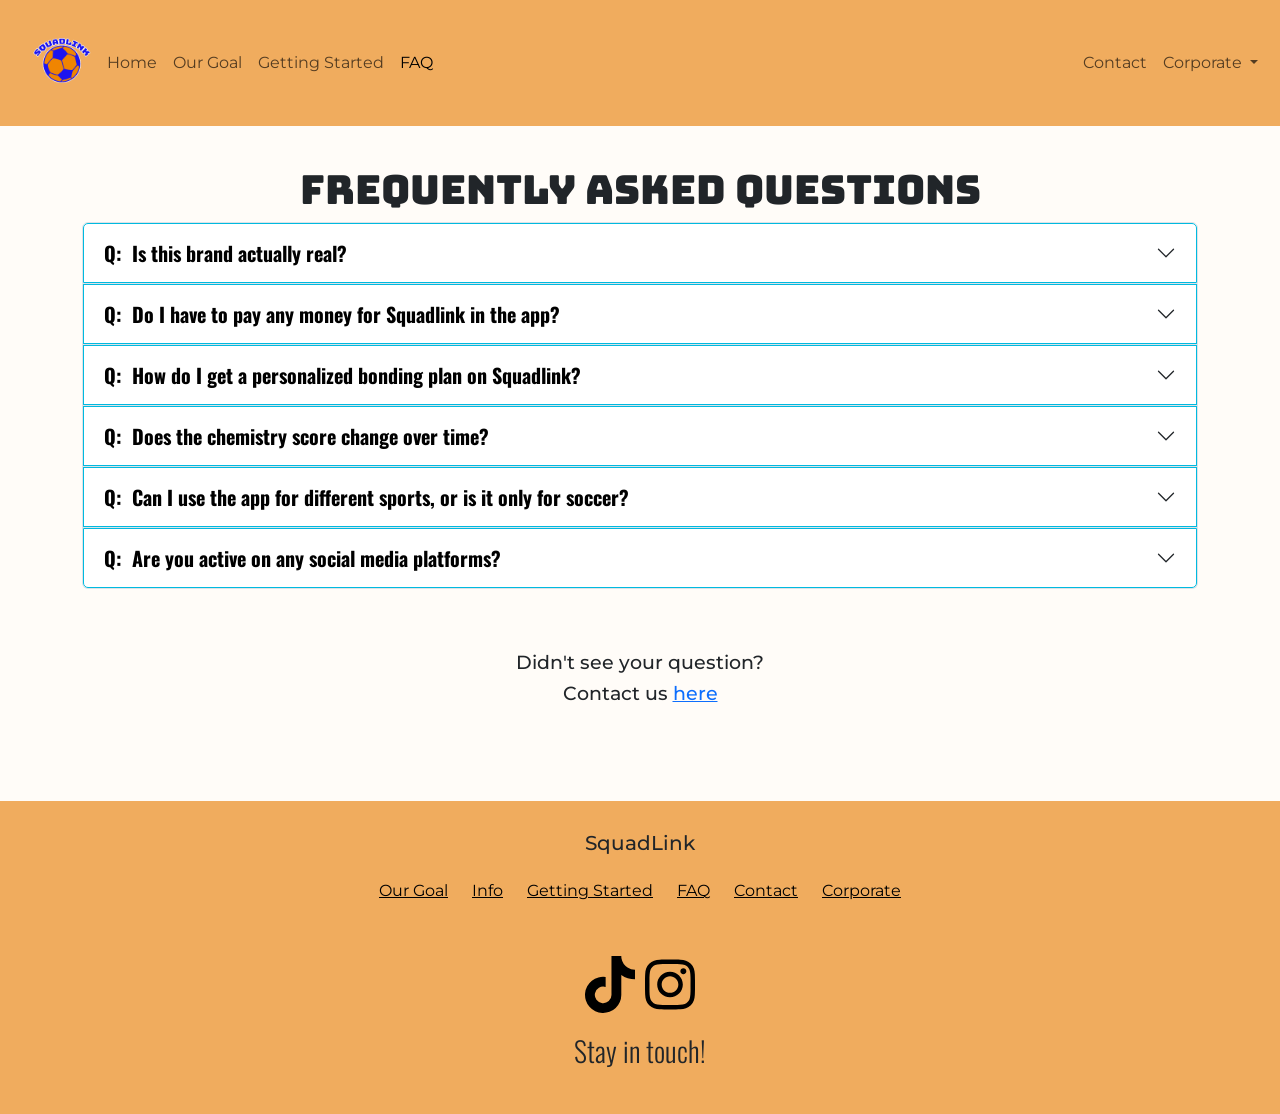
<file: faq.html>
<!DOCTYPE html>
<html lang="en">
  <head>
    <meta charset="utf-8">
    <meta name="viewport" content="width=device-width, initial-scale=1">

    <!-- Bootstrap CSS -->
    <link href="https://cdn.jsdelivr.net/npm/bootstrap@5.3.3/dist/css/bootstrap.min.css" rel="stylesheet" integrity="sha384-QWTKZyjpPEjISv5WaRU9OFeRpok6YctnYmDr5pNlyT2bRjXh0JMhjY6hW+ALEwIH" crossorigin="anonymous">

    <!-- Own Styles -->
    <link rel="stylesheet" href="css/styles.css">

    <!-- Bootstrap Javascript -->
    <script src="https://cdn.jsdelivr.net/npm/bootstrap@5.3.3/dist/js/bootstrap.bundle.min.js" integrity="sha384-YvpcrYf0tY3lHB60NNkmXc5s9fDVZLESaAA55NDzOxhy9GkcIdslK1eN7N6jIeHz" crossorigin="anonymous"></script>

    <title>SquadLink &mdash; FAQ</title>
	  	<!-- Adding Favicon -->
      <link rel="icon" type="image/x-icon" href="/images/favicon.ico">

    <!-- Google Analytics code goes just below here (check PRJ4 Guide for details) -->
    <script async src="https://www.googletagmanager.com/gtag/js?id=G-BSL5G8TY0Z"></script>
    <script>
      window.dataLayer = window.dataLayer || [];
      function gtag(){dataLayer.push(arguments);}
      gtag('js', new Date());

      gtag('config', 'G-BSL5G8TY0Z');
    </script>
    <!-- End of Google Analytics code -->

  </head>
  <body class="h-100 d-flex flex-column">

    <!-- Navigation bar, adapted from https://getbootstrap.com/docs/5.1/components/navbar/ -->
    <nav class="navbar navbar-expand-lg navbar-light">
      <div class="container-fluid">
        <a class="navbar-brand" href="index.html">
          <img src="images/squadlink.png" class="img-fluid" style="max-height: 100px; width: auto;" alt="SquadLink logo">
        </a>
        <button class="navbar-toggler" type="button" data-bs-toggle="collapse" data-bs-target="#navbarSupportedContent" aria-controls="navbarSupportedContent" aria-expanded="false" aria-label="Toggle navigation">
          <span class="navbar-toggler-icon"></span>
        </button>
        <div class="collapse navbar-collapse" id="navbarSupportedContent">
          <ul class="navbar-nav me-auto col-10 mb-2 mb-lg-0">
            <li class="nav-item">
              <a class="nav-link" href="index.html">Home</a>
            </li>
            <li class="nav-item">
              <a class="nav-link" href="goal.html">Our Goal</a>
            </li>
            <li class="nav-item">
              <a class="nav-link" href="started.html">Getting Started</a>
            </li>
            <li class="nav-item">
              <a class="nav-link active" aria-current="page" href="faq.html">FAQ</a>
            </li>
            </ul>
            <ul class="navbar-nav me-auto mb-2 mb-lg-0">
              <li class="nav-item">
                <a class="nav-link" href="contact.html">Contact</a>
              </li>
              <li class="nav-item dropdown">
                <a class="nav-link dropdown-toggle" href="#" id="navbarDropdown" role="button" data-bs-toggle="dropdown" aria-expanded="false">
                  Corporate
                </a>
                <ul class="dropdown-menu" aria-labelledby="navbarDropdown">
                  <li><a class="dropdown-item" href="corporate.html#general">General</a></li>
                  <li><hr class="dropdown-divider"></li>
                  <li><a class="dropdown-item" href="corporate.html#content">Content</a></li>
                  <li><a class="dropdown-item" href="corporate.html#production">Production</a></li>
                  <li><a class="dropdown-item" href="corporate.html#marketing">Marketing</a></li>
                  <li><a class="dropdown-item" href="corporate.html#management">Management</a></li>
                  <li><a class="dropdown-item" href="corporate.html#appendix">Appendix</a></li>
                </ul>
              </li>
          </ul>
        </div>
      </div>
    </nav>
      <!-- End of navigation bar -->

	  
	  
	  
	   <div class="container text-center faqborder">
		  
		  
	  <h1 class="clean-header">Frequently asked questions</h1>
	  
	  
	  

    <!--Start of Accordion -->
      <div class="accordion sannaborder"  id="accordionPanelsStayOpenExample">
  <div class="accordion-item ">
    <h2 class="accordion-header">
      <button class="accordion-button collapsed" type="button" data-bs-toggle="collapse" data-bs-target="#panelsStayOpen-collapseOne" aria-expanded="true" aria-controls="panelsStayOpen-collapseOne">
       <strong> Q:&nbsp;&nbsp;Is this brand actually real?</strong>
      </button>
    </h2>
    <div id="panelsStayOpen-collapseOne" class="accordion-collapse collapse">
      <div class="accordion-body text-start">
       No. This website and our app are just a student project and unfortunately not real. While we are proud of our brand, you will not actually be able to join Squadlink.
      </div>
    </div>
  </div>
  <div class="accordion-item">
    <h2 class="accordion-header">
      <button class="accordion-button collapsed" type="button" data-bs-toggle="collapse" data-bs-target="#panelsStayOpen-collapseTwo" aria-expanded="false" aria-controls="panelsStayOpen-collapseTwo">
      <strong>Q:&nbsp;&nbsp;Do I have to pay any money for Squadlink in the app?</strong>
	</button>
    </h2>
    <div id="panelsStayOpen-collapseTwo" class="accordion-collapse collapse">
      <div class="accordion-body text-start">
        No you do not. Squadlink is a completely free app for you and your team to use. No costs attached. Enjoy! 
      </div>
    </div>
  </div>
  <div class="accordion-item">
    <h2 class="accordion-header">
      <button class="accordion-button collapsed" type="button" data-bs-toggle="collapse" data-bs-target="#panelsStayOpen-collapseThree" aria-expanded="false" aria-controls="panelsStayOpen-collapseThree">
      <strong>Q:&nbsp;&nbsp;How do I get a personalized bonding plan on Squadlink?</strong> 
	</button>
    </h2>
    <div id="panelsStayOpen-collapseThree" class="accordion-collapse collapse">
      <div class="accordion-body text-start">
        It's simple. All you have to do is fill in the questionnaire with your team members to get your chemistry score and your personalized bonding plan. This plan will be based on your chemistry score to be tailored to your team’s specific needs.
      </div>
    </div>
  </div>
		<div class="accordion-item">
    <h2 class="accordion-header">
      <button class="accordion-button collapsed" type="button" data-bs-toggle="collapse" data-bs-target="#panelsStayOpen-collapseFour" aria-expanded="false" aria-controls="panelsStayOpen-collapseFour">
      <strong>Q:&nbsp;&nbsp;Does the chemistry score change over time?</strong>
    </button>
    </h2>
    <div id="panelsStayOpen-collapseFour" class="accordion-collapse collapse">
      <div class="accordion-body text-start">
        Yes it does. Every time you complete a challenge on the app, the chemistry score will change based on your improvements. This way, you can track your progress and you'll keep getting activities updated to the needs of your team at that moment.
      </div>
    </div>
  </div>  
		  <div class="accordion-item">
    <h2 class="accordion-header">
      <button class="accordion-button collapsed" type="button" data-bs-toggle="collapse" data-bs-target="#panelsStayOpen-collapseFive" aria-expanded="false" aria-controls="panelsStayOpen-collapseFive">
      <strong>Q:&nbsp;&nbsp;Can I use the app for different sports, or is it only for soccer?</strong>
    </button>
    </h2>
    <div id="panelsStayOpen-collapseFive" class="accordion-collapse collapse">
      <div class="accordion-body text-start">
        Right now, the activities are made specifically for soccer as we are in the early process of our product. Once seeing the response of our audience and perfecting it with the help feedback from our current users, we will be able to widen our audience and broaden Squadlink to other sports as well.
      </div>
    </div>
  </div>  
		   <div class="accordion-item">
    <h2 class="accordion-header">
      <button class="accordion-button collapsed" type="button" data-bs-toggle="collapse" data-bs-target="#panelsStayOpen-collapseSix" aria-expanded="false" aria-controls="panelsStayOpen-collapseSix">
      <strong>Q:&nbsp;&nbsp;Are you active on any social media platforms?</strong>
    </button>
    </h2>
    <div id="panelsStayOpen-collapseSix" class="accordion-collapse collapse">
      <div class="accordion-body text-start">
        We're active on both Instagram and TikTok. Just search up Squadlink_nl and you'll find us. Be sure to give us a follow and stay updated on any news relating to Squadlink.
      </div>
    </div>
  </div>  
 </div>	  
</div>
		
		<!--End of Accordion -->
		
	    
		   
		   
      <div class="container text-center faqborder2">
        <h4>&nbsp;</h4>
      <h4>&nbsp;</h4>
        <h4>Didn't see your question?</h4>
<h4>Contact us <a href="contact.html">here</a> </h4>
	 </div>
	  
	  
	   <!-- Start of the footer -->
    <footer class="footer mt-5">
      <div class="container">
        <div class="row justify-content-center">
          <div class="col-md-9 text-center">
            <div class="footer-site-logo mb-4">
              <h5>SquadLink</h5>
            </div>
            <ul class="list-unstyled nav-links mb-5">
              <li><a href="goal.html">Our Goal</a></li>
              <li><a href="info.html">Info</a></li>
              <li><a href="started.html">Getting Started</a></li>
              <li><a href="faq.html">FAQ</a></li>
              <li><a href="contact.html">Contact</a></li>
              <li><a href="corporate.html">Corporate</a></li>
            </ul>

            <div class="social mb-3">
				              <ul class="list-unstyled d-flex justify-content-center">
                <li class="social-links"><a href="https://www.tiktok.com/search?q=squadlink&t=1742413913655"><img src="images/tiktok.svg" alt="TikTok"></a></li>
                <li class="social-links"><a href="https://www.instagram.com/squadlink_nl/"><img src="images/instagram.svg" alt="Instagram"></a></li>
              </ul>
              <h3>Stay in touch!</h3>

            </div>
          </div>
        </div>
      </div>
    </footer>
  <!-- End of the footer -->

	  
	  
	  
	  
	  
    <!-- End of page -->

  </body>
</html>
</file>
<file: css/styles.css>
/* Importing a Google Font */

@import url('https://fonts.googleapis.com/css2?family=Raleway:ital,wght@0,200;0,400;0,700;1,200;1,400;1,700&display=swap');

@import url('https://fonts.googleapis.com/css2?family=Bungee&family=Bungee+Inline&family=Montserrat:ital,wght@0,100..900;1,100..900&family=Oswald:wght@200..700&display=swap');

/* Google Fonts */

.bungee-regular {
	font-family: "Bungee", sans-serif;
	font-weight: 400;
	font-style: normal;
  }

  .bungee-inline-regular {
	font-family: "Bungee Inline", sans-serif;
	font-weight: 400;
	font-style: normal;
  }

  				/* font-weight for oswald can range from 200 to 700 */
.oswald-regular {
	font-family: "Oswald", sans-serif;
	font-weight: 200;
	font-style: normal;
  }

  .oswald-light {
	font-family: "Oswald", sans-serif;
	font-weight: 200;
	font-style: normal;
  }
  
  					/* font-weight for montserrat can range from 100 to 900 */
.montserrat-regular {
	font-family: "Montserrat", sans-serif;
	font-weight: 200;
	font-style: normal;
  }

/* Changing the main font and background colour */

body {
	font-family: Montserrat, sans-serif;
	background-color: #fffcf8;
}

/* Changing the background colour for the header */

header {
	background-color: #00BAE0 ;
}

/* Changing the background color for the navigation bar */

.navbar {
	background-color: #F0AC5E ;
	min-height: 80px;
	position: relative;
    z-index: 3;
}

/* Effect on social media buttons */

footer a:hover {
	opacity: .5;
}

/* Corporate navbar */

#navbar-corporate a.active {
	color: #800000;
	font-weight: bold;
}

/* Hero Section shadow */

.white-shadow {
	text-shadow: -.01em -.01em .01em white,
		.02em .02em .02em white,
		0 0 .2em white,
		0 0 .5em white;
}

h1 {
	font-family: "Bungee", sans-serif;
	font-weight: 400;
	font-style: normal;
}

h2 {
	font-family: "Oswald", sans-serif;
	font-weight: 200;
	font-style: normal;
}

h3 {
	font-family: "Oswald", sans-serif;
	font-weight: 300;
	font-style: normal;
}

h4 {
	font-family: "Montserrat", sans-serif;
	font-weight: 500;
	font-size: larger;

}

li {
	font-family: Montserrat, sans-serif;
}

header {
	position: relative;
	background-color: rgb(0, 0, 0);
	height: 75vh;
	min-height: 25rem;
	width: 100%;
	overflow: hidden;
  }
  
  header video {
	position: absolute;
	left: 52%;
	min-width: 100%;
	min-height: 100%;
	width: auto;
	height: auto;
	z-index: 0;
	-ms-transform: translateX(-50%) translateY(-50%);
	-moz-transform: translateX(-50%) translateY(-50%);
	-webkit-transform: translateX(-50%) translateY(-50%);
	transform: translateX(-50%) translateY(-50%);
  }
  
  header .container {
	position: relative;
	z-index: 2;
  }
  
  header .overlay {
	position: absolute;
	top: 0;
	left: 0;
	height: 100%;
	width: 100%;
	background-color: black;
	opacity: 0.5;
	z-index: 1;
  }
  
  /* Media Query for devices withi coarse pointers and no hover functionality */
  
  /* This will use a fallback image instead of a video for devices that commonly do not support the HTML5 video element */
  
  @media (pointer: coarse) and (hover: none) {
	header {
	  background: url('https://source.unsplash.com/XT5OInaElMw/1600x900') black no-repeat center center scroll;
	}
  
	header video {
	  display: none;
	}
  }

  /* Rodney CSS */
	.navbar-brand {
	margin-right: -1%;
	}

	.home-logo {
		position: absolute;
		width: 500px;
	}
	
.title-button {
	font-family: "Oswald", sans-serif;
	font-weight: 700;
	font-style: normal;
	position: absolute;
	bottom: 10%;
	text-align: center;
	z-index: 2;
}

.footer {
	background-color: #F0AC5E ;
	padding: 30px; 
}

	.footer .footer-site-logo {
	  text-align: center;
	  font-size: 2rem;
	  font-weight: 900; }
	  .footer .footer-site-logo a {
		color: #4200ff; }
	.footer .nav-links {
	  padding: 0;
	  margin: 0; }
	  .footer .nav-links li {
		display: inline-block; }
		.footer .nav-links li a {
		  padding: 10px;
		  color: #000; }
		  .footer .nav-links li a:hover {
			color: #4200ff; }

	.footer .social-links {
		width: 50px;
		margin: 5px;
		}

.btn-primary {
	background-color: #1C14EF  !important ;
	border-color: #1C14EF  !important ;
}

.landing-page-font {
	font-size: larger;
}


  /* Sanna CSS */

.faqborder {
	margin-top: 40px;
		
}
.faqborder2 {
	padding-bottom: 40px;
}
.accordion-button {
	min-height: 60px
}



  /* Wessel CSS */

.ourgoal-header {
  position: relative;
  min-height: 35rem;
  width: 100%;
  overflow: hidden;
  padding-top: 80px;
  z-index: 0;
}

.ourgoal-header video {
  position: absolute;
  left: 50%;
  top: 40%;
  min-width: 100%;
  min-height: 100%;
  width: auto;
  height: auto;
  transform: translateX(-50%) translateY(-50%);
  z-index: 0;
}

header .overlay-blacker {
	position: absolute;
	top: 0;
	left: 0;
	height: 100%;
	width: 100%;
	background-color: black;
	opacity: 0.6;
	z-index: 1;
  }

.ourgoal-logo {
	margin-top: -12rem;
}

.ourgoal-title-header {
	font-family: "Bungee Inline", sans-serif;
	font-size: 100px;
	font-style: normal;
	color: #fffcf8;
	position: absolute;
	top: 30%;
	text-align: center;
}

.subtitle-header {
	max-width: 1000px;
	font-family: "Oswald", sans-serif;
	font-size: 1.5rem;
	font-weight: 300;
	font-style: normal;
	color: #fffcf8;
	position: absolute;
	top: 53%;
	text-align: center;
}

.left-aligned-centered {
	max-width: 750px;
	font-family: "Montserrat", sans-serif;
	text-align: left;
	margin: 0 auto;
	
}

.who-title {
  padding: 0 1rem;
  max-width: 1000px;
  margin: 0 auto;
  text-align: left;
  font-family: "Bungee", sans-serif;
}

/* mobile fixes */
@media (max-width: 576px) {

  /* 1. Navbar above header fix */
  .navbar {
    position: absolute;
    z-index: 1055;
	width: 100%;
    background-color: #F0AC5E;
	min-height: unset;
    padding-top: 0.25rem;
    padding-bottom: 0.25rem;
	overflow: hidden;
  }

	.navbar-brand img {
    max-height: 100px;
    width: auto;
  }

	.navbar-brand {
    margin: 0 !important;
    padding: 0 !important;
  }
	
  /* 2. Button fix: */
  .title-button {
    position: static;
    margin-top: 345px;
    text-align: center;
  }

  /* 3. Header text fix*/
  .ourgoal-title-header {
    top: 40%;
    font-size: 1.6rem;
  }

  .subtitle-header {
    top: 52%;
    font-size: 1.05rem;
    padding: 0 1rem;
  }

  /* 4. text fix */
  .left-aligned-centered {
    padding: 0 1rem;
  }

	/* 5. header fix */
.ourgoal-header {
  position: relative;
  height: 75vh;
  min-height: 20rem;
  width: 100%;
  overflow: hidden;
  padding-top: 80px;
  z-index: 0;
}

.ourgoal-header video {
    object-fit: cover;
    width: 200vw;
    height: 100vh;
    position: absolute;
    top: -10%;
    left: -50%;
    transform: scale(0.7);
}

header .overlay-blacker {
	position: absolute;
	top: 0;
	left: 0;
	height: 100%;
	width: 100%;
	background-color: black;
	opacity: 0.6;
	z-index: 1;
  }

.home-logo {
	margin-top: 6rem;
}

.ourgoal-title-header {
	font-family: "Bungee Inline", sans-serif;
	font-weight: 500;
	font-style: normal;
	color: #fffcf8;
	position: absolute;
	top: 26%;
	text-align: center;
}

.subtitle-header {
	max-width: 1000px;
	font-family: "Oswald", sans-serif;
	font-size: 1.5rem;
	font-weight: 300;
	font-style: normal;
	color: #fffcf8;
	position: absolute;
	top: 46%;
	text-align: center;
}
	
.clean-header {
padding-top: 110px;
}

.corp-banner{
 height: 300px;
 width: 150%;
 object-fit: cover;
 object-position: center center;
}

.persona{
	  width: 100%;
  height: auto;
  max-width: 100%;
}

}
/* card flip */
.flip-card {
  width: 320px;
  height: 320px;
  flex-shrink: 0;
}

.d-flex.gap-4 {
  row-gap: 2rem; /* extra spacing between rows if screen is to small */
}

.flip-card-inner {
  	position: relative;
  	width: 100%;
  	height: 100%;
  	text-align: center;
  	transition: transform 0.6s;
  	transform-style: preserve-3d;
  	box-shadow: 0 4px 8px 0 rgba(0,0,0,0.2);
}

.flip-card:hover .flip-card-inner {
  	transform: rotateY(180deg);
}

.flip-card-front, .flip-card-back {
  	position: absolute;
  	width: 100%;
  	height: 100%;
  	-webkit-backface-visibility: hidden;
  	backface-visibility: hidden;
}

.flip-card-front {
  	background-color: #bbb;
  	color: black;
}

.flip-card-back {
  	background-color: #F0AC5E;
  	color: white;
  	transform: rotateY(180deg);
	  padding: 1rem;
  box-sizing: border-box;
}

.flip-card-back p {
  font-size: 1rem; /* iets kleiner dan standaard */
  line-height: 1.4;
}

.flip-card img {
  width: 100%;
  height: 100%;
  object-fit: cover;
}



  /* Yasmijn CSS */

.border-info {
	font-family: "Bungee Inline", sans-serif;
	font-weight: 500;
	font-style: normal;
	color: #000000;
}

.info-paragraph {
	font-family: "Montserrat", sans-serif;
	font-weight: 300;
	font-style: normal;
	color: #000000;
}

.btn {
    background-color: #1C14EF;
	font-family: "Oswald", sans-serif;
}

.carousel-item img {
    height: 600px;
    object-fit: cover;
}

.carousel-caption {
  color: #FFFFFF;
  background-color: rgba(0, 186, 224, 0.5);
  border-radius: 12px;                     
  padding: 1rem 1.5rem;                    
  max-width: 70%;                          
  margin: 0 auto;                          
}


.accordion-button {
  background-color: white;
  color: black; 
  font-family: "Oswald", sans-serif;
  border: 1px solid #00BAE0; 
	font-size: 20px;
}

.accordion-button:hover {
  background-color: #00BAE0;
  color: white; 
  border-color: #00BAE0;
}


.accordion-button:focus, 
.accordion-button:active {
  background-color: #00BAE0;
  color: white; 
  border-color: #00BAE0;
}

.accordion-button:not(.collapsed) {
  background-color: #00BAE0;
  color: white;
  border-color: #00BAE0;
}

.accordion-body {
  font-family: "Oswald", sans-serif;
  font-size: 15px; 
  line-height: 1.6;
}

.accordion-body-two {
  font-family: "Oswald", sans-serif;
  font-size: 20px; 
  line-height: 1.6;
    padding-left: 10px;
	padding-bottom: 10px;
	padding-top: 10px;
}

.blockquote-footer {
  font-family: "Montserrat", sans-serif;
  font-size: 15px; 
  color: #6c757d;
  display: block;      
  margin-top: 0.3rem;  
}
</file>
